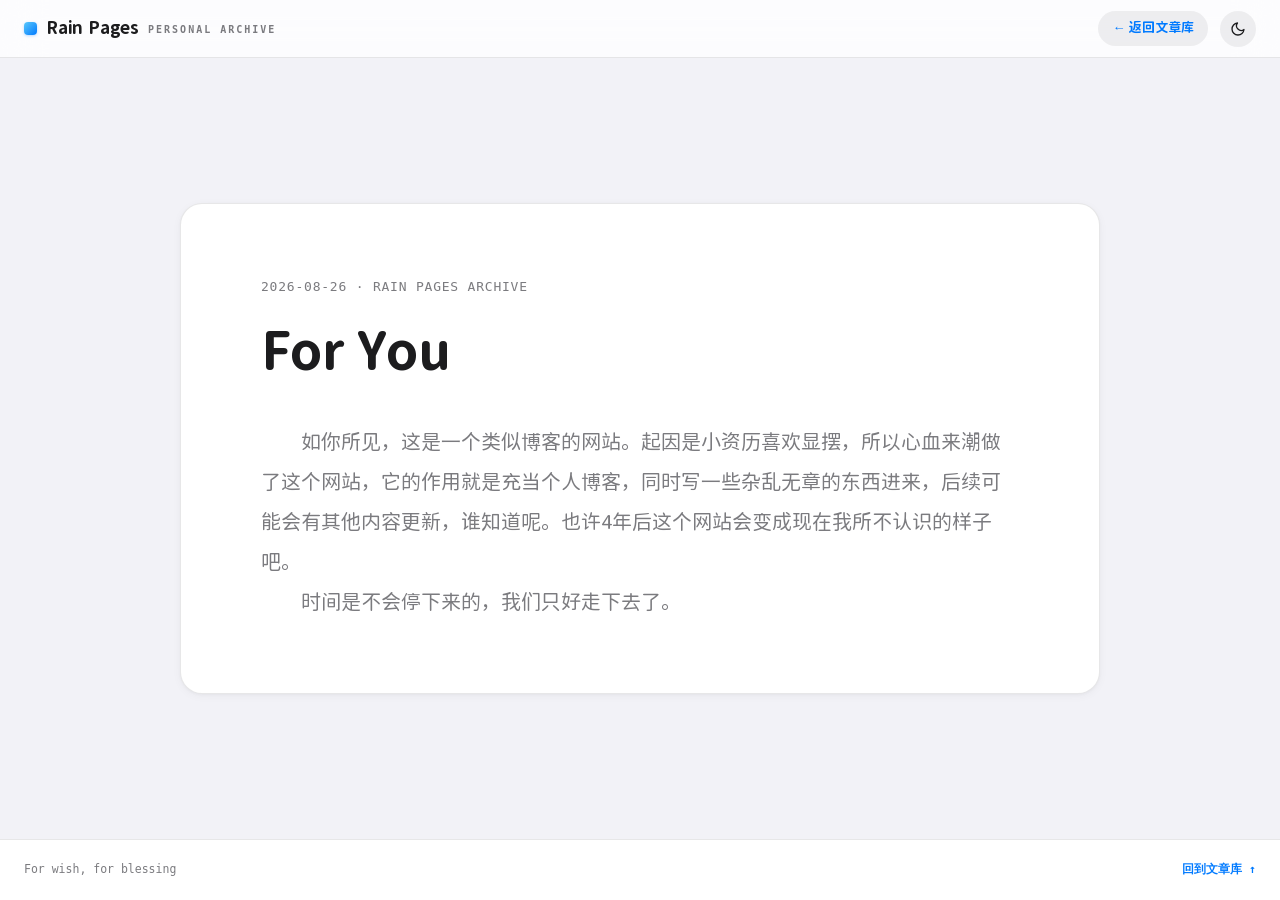
<file: 2026/For You/index.html>
<!doctype html>
<html lang="zh-CN">
<head>
  <meta charset="UTF-8" />
  <meta name="viewport" content="width=device-width, initial-scale=1.0" />
  <meta name="description" content="For You · Rain Pages 个人文章" />
  <title>For You · Rain Pages</title>
  <script>try { if (localStorage.getItem('rainpages.theme.v1') === 'dark') document.documentElement.classList.add('dark'); } catch (e) {}</script>

  <link rel="icon" href="data:image/svg+xml,%3Csvg xmlns='http://www.w3.org/2000/svg' viewBox='0 0 100 100'%3E%3Cdefs%3E%3ClinearGradient id='g' x1='0' y1='0' x2='0' y2='1'%3E%3Cstop offset='0' stop-color='%23bfdbfe'/%3E%3Cstop offset='1' stop-color='%233b82f6'/%3E%3C/linearGradient%3E%3C/defs%3E%3Cg fill='url(%23g)'%3E%3Cpath d='M50 4C34 24 18 42 18 62a32 32 0 0 0 64 0C82 42 66 24 50 4z' transform='translate(7 13) scale(.62)'/%3E%3Cpath d='M50 4C34 24 18 42 18 62a32 32 0 0 0 64 0C82 42 66 24 50 4z' transform='translate(56 55) scale(.42)'/%3E%3Cpath d='M50 4C34 24 18 42 18 62a32 32 0 0 0 64 0C82 42 66 24 50 4z' transform='translate(68 18) scale(.26)'/%3E%3C/g%3E%3Cellipse cx='30' cy='46' rx='4.5' ry='7' fill='%23ffffff' opacity='0.35'/%3E%3C/svg%3E" />
  <style>
    :root {
      color-scheme: light;
      --bg: #f2f2f7;
      --panel: #ffffff;
      --panel-glass: rgba(255, 255, 255, 0.78);
      --ink: #1c1c1e;
      --muted: rgba(60, 60, 67, 0.68);
      --faint: rgba(60, 60, 67, 0.38);
      --line: rgba(60, 60, 67, 0.12);
      --fill: rgba(120, 120, 128, 0.12);
      --fill-hover: rgba(120, 120, 128, 0.18);
      --accent: #007aff;
      --sans: "Chill Round Gothic", -apple-system, BlinkMacSystemFont, "SF Pro Text", "SF Pro Rounded", "PingFang SC", "Hiragino Sans GB", "Microsoft YaHei", "Noto Sans SC", "Apple Color Emoji", "Segoe UI Emoji", sans-serif;
      --serif: Georgia, "Chill Round Gothic", "Noto Serif SC", "Songti SC", "STSong", SimSun, serif;
      --mono: ui-monospace, "SF Mono", "Cascadia Code", Consolas, monospace;
      --shadow: 0 2px 10px rgba(0, 0, 0, .04), 0 1px 3px rgba(0, 0, 0, .03);
    }
    /* 夜间模式（与主页一致：iOS Dark Mode） */
    html.dark {
      color-scheme: dark;
      --bg: #000000;
      --panel: #1c1c1e;
      --panel-glass: rgba(28, 28, 30, 0.78);
      --ink: #ffffff;
      --muted: rgba(235, 235, 245, 0.68);
      --faint: rgba(235, 235, 245, 0.38);
      --line: rgba(84, 84, 88, 0.48);
      --fill: rgba(120, 120, 128, 0.24);
      --fill-hover: rgba(120, 120, 128, 0.34);
      --accent: #0a84ff;
      --shadow: 0 2px 12px rgba(0, 0, 0, .35), 0 1px 3px rgba(0, 0, 0, .25);
    }
    * { box-sizing: border-box; }
    html { height: 100%; }
    body {
      margin: 0;
      min-height: 100%;
      display: flex;
      flex-direction: column;
      background: var(--bg);
      color: var(--ink);
      font-family: var(--sans);
      font-size: 15px;
      line-height: 1.7;
      -webkit-font-smoothing: antialiased;
      -moz-osx-font-smoothing: grayscale;
    }
    a { color: inherit; }

    .topbar {
      position: sticky;
      top: 0;
      z-index: 20;
      flex: none;
      height: 58px;
      display: flex;
      align-items: center;
      justify-content: space-between;
      padding: 0 24px;
      background: var(--panel-glass);
      backdrop-filter: saturate(180%) blur(20px);
      -webkit-backdrop-filter: saturate(180%) blur(20px);
      border-bottom: 1px solid var(--line);
    }
    .brand {
      display: flex;
      align-items: center;
      gap: 9px;
      text-decoration: none;
      font-weight: 700;
      font-size: 17px;
      letter-spacing: -.01em;
    }
    .brand-dot {
      width: 13px;
      height: 13px;
      border-radius: 4px;
      background: linear-gradient(135deg, #5ac8fa, var(--accent));
      box-shadow: 0 1px 3px rgba(0, 122, 255, .28);
    }
    .brand-sub {
      font-family: var(--mono);
      font-size: 10px;
      letter-spacing: .2em;
      color: var(--muted);
      margin-top: 2px;
    }
    .topbar-right { display: flex; align-items: center; gap: 12px; }
    .theme-btn {
      display: inline-flex;
      align-items: center;
      justify-content: center;
      width: 36px;
      height: 36px;
      padding: 0;
      border: 1px solid transparent;
      border-radius: 999px;
      background: var(--fill);
      color: var(--ink);
      cursor: pointer;
      transition: background .15s, color .15s, transform .18s cubic-bezier(0.25, 1, 0.5, 1);
    }
    .theme-btn:hover { background: var(--fill-hover); color: var(--accent); }
    .theme-btn:active { transform: scale(0.92); }
    .theme-icon { width: 16px; height: 16px; }
    .theme-btn .theme-icon-sun { display: none; }
    html.dark .theme-btn .theme-icon-sun { display: block; }
    html.dark .theme-btn .theme-icon-moon { display: none; }
    .back-link {
      font-family: var(--sans);
      font-size: 13px;
      font-weight: 600;
      color: var(--accent);
      padding: 6px 14px;
      border-radius: 999px;
      background: var(--fill);
      text-decoration: none;
      transition: background .15s, transform .18s cubic-bezier(0.25, 1, 0.5, 1);
    }
    .back-link:hover { background: var(--fill-hover); }
    .back-link:active { transform: scale(0.95); }

    /* 内容区占满剩余可视高度，卡片垂直居中 */
    main {
      flex: 1;
      display: flex;
      align-items: center;
      justify-content: center;
      padding: 40px 20px;
    }
    article {
      width: 100%;
      max-width: 920px;
      padding: 72px 80px;
      background: var(--panel);
      border: 1px solid var(--line);
      border-radius: 22px;
      box-shadow: var(--shadow);
    }
    .meta {
      font-family: var(--mono);
      font-size: 13px;
      color: var(--muted);
      letter-spacing: .06em;
    }
    h1 {
      margin: 20px 0 38px;
      font-family: var(--serif);
      font-size: 52px;
      line-height: 1.25;
      letter-spacing: -.01em;
    }
    .body {
      font-family: var(--serif);
      font-size: 20px;
      line-height: 2;
      color: var(--muted);
    }
    .body p { margin: 0; text-indent: 2em; }   /* 自然段首行缩进两字符 */

    /* 页脚固定在可视区域底部 */
    footer {
      flex: none;
      width: 100%;
      padding: 20px 24px;
      background: var(--panel);
      border-top: 1px solid var(--line);
      display: flex;
      justify-content: space-between;
      gap: 16px;
      font-family: var(--mono);
      font-size: 11.5px;
      color: var(--muted);
    }
    footer a { color: var(--accent); text-decoration: none; font-weight: 600; }
    footer a:hover { text-decoration: underline; }

    @media (max-width: 640px) {
      .topbar { padding: 0 14px; }
      .brand-sub { display: none; }
      article { padding: 32px 22px; border-radius: 18px; }
      h1 { font-size: 34px; }
      .body { font-size: 17px; }
      footer { flex-direction: column; gap: 8px; }
    }
  </style>
  <!-- 圆润字体（Chill 圆体，本地自托管） -->
  <link rel="stylesheet" href="../../src/fonts.css?v=1.3.0" />
</head>
<body>
  <header class="topbar">
    <a class="brand" href="../../index.html">
      <span class="brand-dot"></span>
      <span>Rain Pages</span>
      <span class="brand-sub">PERSONAL ARCHIVE</span>
    </a>
    <div class="topbar-right">
      <a class="back-link" href="../../index.html">← 返回文章库</a>
      <button class="theme-btn" id="themeBtn" type="button" title="切换夜间模式" aria-label="切换夜间模式">
        <svg class="theme-icon theme-icon-moon" viewBox="0 0 24 24" aria-hidden="true" fill="none" stroke="currentColor" stroke-width="2" stroke-linecap="round" stroke-linejoin="round"><path d="M21 12.79A9 9 0 1 1 11.21 3 7 7 0 0 0 21 12.79z"/></svg>
        <svg class="theme-icon theme-icon-sun" viewBox="0 0 24 24" aria-hidden="true" fill="none" stroke="currentColor" stroke-width="2" stroke-linecap="round" stroke-linejoin="round"><circle cx="12" cy="12" r="4"/><path d="M12 2v2M12 20v2M4.93 4.93l1.41 1.41M17.66 17.66l1.41 1.41M2 12h2M20 12h2M4.93 19.07l1.41-1.41M17.66 6.34l1.41-1.41"/></svg>
      </button>
    </div>
  </header>

  <main>
    <article>
      <div class="meta">2026-08-26 · RAIN PAGES ARCHIVE</div>
      <h1>For You</h1>
      <div class="body">
        <p>如你所见，这是一个类似博客的网站。起因是小资历喜欢显摆，所以心血来潮做了这个网站，它的作用就是充当个人博客，同时写一些杂乱无章的东西进来，后续可能会有其他内容更新，谁知道呢。也许4年后这个网站会变成现在我所不认识的样子吧。</p>
        <p>时间是不会停下来的，我们只好走下去了。</p>
      </div>
    </article>
  </main>

  <footer>
    <span>For wish, for blessing</span>
    <a href="../../index.html">回到文章库 ↑</a>
  </footer>
  <script>
    (function () {
      var btn = document.getElementById('themeBtn');
      if (!btn) return;
      function sync() {
        var dark = document.documentElement.classList.contains('dark');
        var tip = dark ? '切换白天模式' : '切换夜间模式';
        btn.title = tip;
        btn.setAttribute('aria-label', tip);
      }
      sync();
      btn.addEventListener('click', function () {
        var dark = !document.documentElement.classList.contains('dark');
        document.documentElement.classList.toggle('dark', dark);
        try { localStorage.setItem('rainpages.theme.v1', dark ? 'dark' : 'light'); } catch (e) {}
        sync();
      });
    })();
  </script>
</body>
</html>
</file>
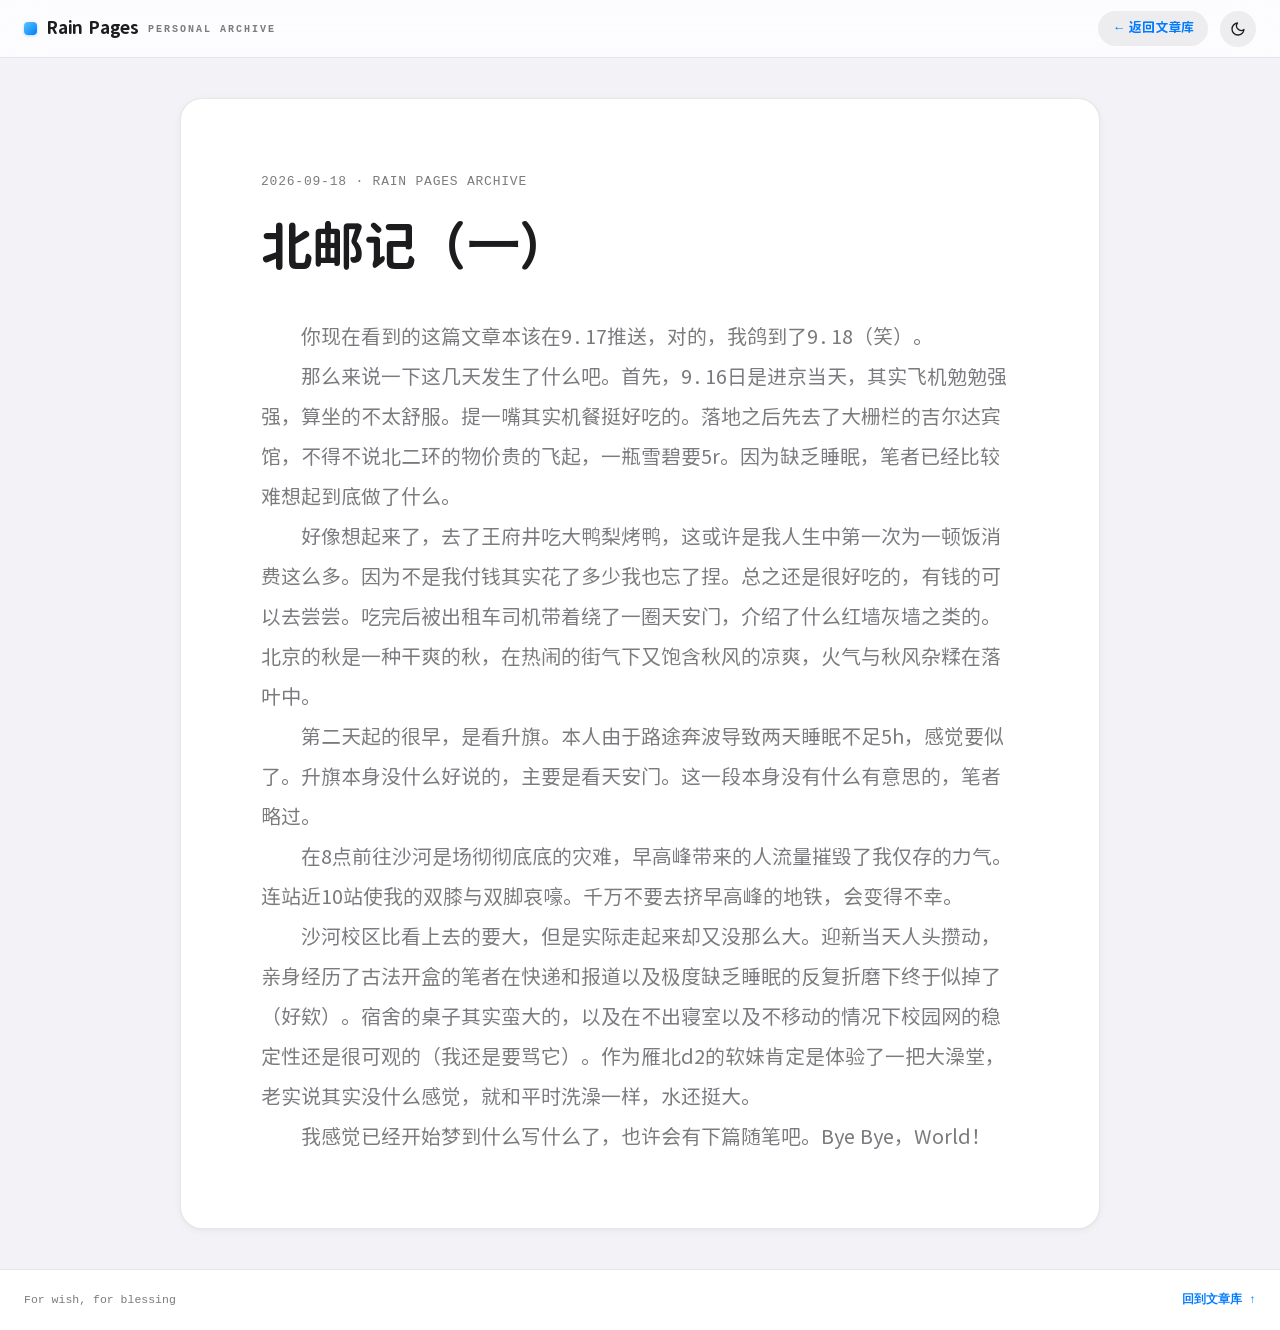
<file: 2026/北邮记（一）/index.html>
<!doctype html>
<html lang="zh-CN">
<head>
  <meta charset="UTF-8" />
  <meta name="viewport" content="width=device-width, initial-scale=1.0" />
  <meta name="description" content="北邮记（一） · 初到北京与北邮 · Rain Pages 个人文章" />
  <title>北邮记（一） · Rain Pages</title>
  <script>try { if (localStorage.getItem('rainpages.theme.v1') === 'dark') document.documentElement.classList.add('dark'); } catch (e) {}</script>

  <link rel="icon" href="data:image/svg+xml,%3Csvg xmlns='http://www.w3.org/2000/svg' viewBox='0 0 100 100'%3E%3Cdefs%3E%3ClinearGradient id='g' x1='0' y1='0' x2='0' y2='1'%3E%3Cstop offset='0' stop-color='%23bfdbfe'/%3E%3Cstop offset='1' stop-color='%233b82f6'/%3E%3C/linearGradient%3E%3C/defs%3E%3Cg fill='url(%23g)'%3E%3Cpath d='M50 4C34 24 18 42 18 62a32 32 0 0 0 64 0C82 42 66 24 50 4z' transform='translate(7 13) scale(.62)'/%3E%3Cpath d='M50 4C34 24 18 42 18 62a32 32 0 0 0 64 0C82 42 66 24 50 4z' transform='translate(56 55) scale(.42)'/%3E%3Cpath d='M50 4C34 24 18 42 18 62a32 32 0 0 0 64 0C82 42 66 24 50 4z' transform='translate(68 18) scale(.26)'/%3E%3C/g%3E%3Cellipse cx='30' cy='46' rx='4.5' ry='7' fill='%23ffffff' opacity='0.35'/%3E%3C/svg%3E" />
  <style>
    :root {
      color-scheme: light;
      --bg: #f2f2f7;
      --panel: #ffffff;
      --panel-glass: rgba(255, 255, 255, 0.78);
      --ink: #1c1c1e;
      --muted: rgba(60, 60, 67, 0.68);
      --faint: rgba(60, 60, 67, 0.38);
      --line: rgba(60, 60, 67, 0.12);
      --fill: rgba(120, 120, 128, 0.12);
      --fill-hover: rgba(120, 120, 128, 0.18);
      --accent: #007aff;
      --sans: "Chill Round Gothic", -apple-system, BlinkMacSystemFont, "SF Pro Text", "SF Pro Rounded", "PingFang SC", "Hiragino Sans GB", "Microsoft YaHei", "Noto Sans SC", "Apple Color Emoji", "Segoe UI Emoji", sans-serif;
      --serif: Georgia, "Chill Round Gothic", "Noto Serif SC", "Songti SC", "STSong", SimSun, serif;
      --mono: ui-monospace, "SF Mono", "Cascadia Code", Consolas, monospace;
      --shadow: 0 2px 10px rgba(0, 0, 0, .04), 0 1px 3px rgba(0, 0, 0, .03);
    }
    /* 夜间模式（与主页一致：iOS Dark Mode） */
    html.dark {
      color-scheme: dark;
      --bg: #000000;
      --panel: #1c1c1e;
      --panel-glass: rgba(28, 28, 30, 0.78);
      --ink: #ffffff;
      --muted: rgba(235, 235, 245, 0.68);
      --faint: rgba(235, 235, 245, 0.38);
      --line: rgba(84, 84, 88, 0.48);
      --fill: rgba(120, 120, 128, 0.24);
      --fill-hover: rgba(120, 120, 128, 0.34);
      --accent: #0a84ff;
      --shadow: 0 2px 12px rgba(0, 0, 0, .35), 0 1px 3px rgba(0, 0, 0, .25);
    }
    * { box-sizing: border-box; }
    html { height: 100%; }
    body {
      margin: 0;
      min-height: 100%;
      display: flex;
      flex-direction: column;
      background: var(--bg);
      color: var(--ink);
      font-family: var(--sans);
      font-size: 15px;
      line-height: 1.7;
      -webkit-font-smoothing: antialiased;
      -moz-osx-font-smoothing: grayscale;
    }
    a { color: inherit; }

    .topbar {
      position: sticky;
      top: 0;
      z-index: 20;
      flex: none;
      height: 58px;
      display: flex;
      align-items: center;
      justify-content: space-between;
      padding: 0 24px;
      background: var(--panel-glass);
      backdrop-filter: saturate(180%) blur(20px);
      -webkit-backdrop-filter: saturate(180%) blur(20px);
      border-bottom: 1px solid var(--line);
    }
    .brand {
      display: flex;
      align-items: center;
      gap: 9px;
      text-decoration: none;
      font-weight: 700;
      font-size: 17px;
      letter-spacing: -.01em;
    }
    .brand-dot {
      width: 13px;
      height: 13px;
      border-radius: 4px;
      background: linear-gradient(135deg, #5ac8fa, var(--accent));
      box-shadow: 0 1px 3px rgba(0, 122, 255, .28);
    }
    .brand-sub {
      font-family: var(--mono);
      font-size: 10px;
      letter-spacing: .2em;
      color: var(--muted);
      margin-top: 2px;
    }
    .topbar-right { display: flex; align-items: center; gap: 12px; }
    .theme-btn {
      display: inline-flex;
      align-items: center;
      justify-content: center;
      width: 36px;
      height: 36px;
      padding: 0;
      border: 1px solid transparent;
      border-radius: 999px;
      background: var(--fill);
      color: var(--ink);
      cursor: pointer;
      transition: background .15s, color .15s, transform .18s cubic-bezier(0.25, 1, 0.5, 1);
    }
    .theme-btn:hover { background: var(--fill-hover); color: var(--accent); }
    .theme-btn:active { transform: scale(0.92); }
    .theme-icon { width: 16px; height: 16px; }
    .theme-btn .theme-icon-sun { display: none; }
    html.dark .theme-btn .theme-icon-sun { display: block; }
    html.dark .theme-btn .theme-icon-moon { display: none; }
    .back-link {
      font-family: var(--sans);
      font-size: 13px;
      font-weight: 600;
      color: var(--accent);
      padding: 6px 14px;
      border-radius: 999px;
      background: var(--fill);
      text-decoration: none;
      transition: background .15s, transform .18s cubic-bezier(0.25, 1, 0.5, 1);
    }
    .back-link:hover { background: var(--fill-hover); }
    .back-link:active { transform: scale(0.95); }

    /* 内容区占满剩余可视高度，卡片垂直居中 */
    main {
      flex: 1;
      display: flex;
      align-items: center;
      justify-content: center;
      padding: 40px 20px;
    }
    article {
      width: 100%;
      max-width: 920px;
      padding: 72px 80px;
      background: var(--panel);
      border: 1px solid var(--line);
      border-radius: 22px;
      box-shadow: var(--shadow);
    }
    .meta {
      font-family: var(--mono);
      font-size: 13px;
      color: var(--muted);
      letter-spacing: .06em;
    }
    h1 {
      margin: 20px 0 38px;
      font-family: var(--serif);
      font-size: 52px;
      line-height: 1.25;
      letter-spacing: -.01em;
    }
    .body {
      font-family: var(--serif);
      font-size: 20px;
      line-height: 2;
      color: var(--muted);
    }
    .body p { margin: 0; text-indent: 2em; }   /* 自然段首行缩进两字符 */

    /* 页脚固定在可视区域底部 */
    footer {
      flex: none;
      width: 100%;
      padding: 20px 24px;
      background: var(--panel);
      border-top: 1px solid var(--line);
      display: flex;
      justify-content: space-between;
      gap: 16px;
      font-family: var(--mono);
      font-size: 11.5px;
      color: var(--muted);
    }
    footer a { color: var(--accent); text-decoration: none; font-weight: 600; }
    footer a:hover { text-decoration: underline; }

    @media (max-width: 640px) {
      .topbar { padding: 0 14px; }
      .brand-sub { display: none; }
      article { padding: 32px 22px; border-radius: 18px; }
      h1 { font-size: 34px; }
      .body { font-size: 17px; }
      footer { flex-direction: column; gap: 8px; }
    }
  </style>
  <!-- 圆润字体（Chill 圆体，本地自托管） -->
  <link rel="stylesheet" href="../../src/fonts.css?v=1.3.0" />
</head>
<body>
  <header class="topbar">
    <a class="brand" href="../../index.html">
      <span class="brand-dot"></span>
      <span>Rain Pages</span>
      <span class="brand-sub">PERSONAL ARCHIVE</span>
    </a>
    <div class="topbar-right">
      <a class="back-link" href="../../index.html">← 返回文章库</a>
      <button class="theme-btn" id="themeBtn" type="button" title="切换夜间模式" aria-label="切换夜间模式">
        <svg class="theme-icon theme-icon-moon" viewBox="0 0 24 24" aria-hidden="true" fill="none" stroke="currentColor" stroke-width="2" stroke-linecap="round" stroke-linejoin="round"><path d="M21 12.79A9 9 0 1 1 11.21 3 7 7 0 0 0 21 12.79z"/></svg>
        <svg class="theme-icon theme-icon-sun" viewBox="0 0 24 24" aria-hidden="true" fill="none" stroke="currentColor" stroke-width="2" stroke-linecap="round" stroke-linejoin="round"><circle cx="12" cy="12" r="4"/><path d="M12 2v2M12 20v2M4.93 4.93l1.41 1.41M17.66 17.66l1.41 1.41M2 12h2M20 12h2M4.93 19.07l1.41-1.41M17.66 6.34l1.41-1.41"/></svg>
      </button>
    </div>
  </header>

  <main>
    <article>
      <div class="meta">2026-09-18 · RAIN PAGES ARCHIVE</div>
      <h1>北邮记（一）</h1>
      <div class="body">
        <p>你现在看到的这篇文章本该在9.17推送，对的，我鸽到了9.18（笑）。</p>
        <p>那么来说一下这几天发生了什么吧。首先，9.16日是进京当天，其实飞机勉勉强强，算坐的不太舒服。提一嘴其实机餐挺好吃的。落地之后先去了大栅栏的吉尔达宾馆，不得不说北二环的物价贵的飞起，一瓶雪碧要5r。因为缺乏睡眠，笔者已经比较难想起到底做了什么。</p>
        <p>好像想起来了，去了王府井吃大鸭梨烤鸭，这或许是我人生中第一次为一顿饭消费这么多。因为不是我付钱其实花了多少我也忘了捏。总之还是很好吃的，有钱的可以去尝尝。吃完后被出租车司机带着绕了一圈天安门，介绍了什么红墙灰墙之类的。北京的秋是一种干爽的秋，在热闹的街气下又饱含秋风的凉爽，火气与秋风杂糅在落叶中。</p>
        <p>第二天起的很早，是看升旗。本人由于路途奔波导致两天睡眠不足5h，感觉要似了。升旗本身没什么好说的，主要是看天安门。这一段本身没有什么有意思的，笔者略过。</p>
        <p>在8点前往沙河是场彻彻底底的灾难，早高峰带来的人流量摧毁了我仅存的力气。连站近10站使我的双膝与双脚哀嚎。千万不要去挤早高峰的地铁，会变得不幸。</p>
        <p>沙河校区比看上去的要大，但是实际走起来却又没那么大。迎新当天人头攒动，亲身经历了古法开盒的笔者在快递和报道以及极度缺乏睡眠的反复折磨下终于似掉了（好欸）。宿舍的桌子其实蛮大的，以及在不出寝室以及不移动的情况下校园网的稳定性还是很可观的（我还是要骂它）。作为雁北d2的软妹肯定是体验了一把大澡堂，老实说其实没什么感觉，就和平时洗澡一样，水还挺大。</p>
        <p>我感觉已经开始梦到什么写什么了，也许会有下篇随笔吧。Bye Bye，World！</p>
      </div>
    </article>
  </main>

  <footer>
    <span>For wish, for blessing</span>
    <a href="../../index.html">回到文章库 ↑</a>
  </footer>
  <script>
    (function () {
      var btn = document.getElementById('themeBtn');
      if (!btn) return;
      function sync() {
        var dark = document.documentElement.classList.contains('dark');
        var tip = dark ? '切换白天模式' : '切换夜间模式';
        btn.title = tip;
        btn.setAttribute('aria-label', tip);
      }
      sync();
      btn.addEventListener('click', function () {
        var dark = !document.documentElement.classList.contains('dark');
        document.documentElement.classList.toggle('dark', dark);
        try { localStorage.setItem('rainpages.theme.v1', dark ? 'dark' : 'light'); } catch (e) {}
        sync();
      });
    })();
  </script>
</body>
</html>
</file>
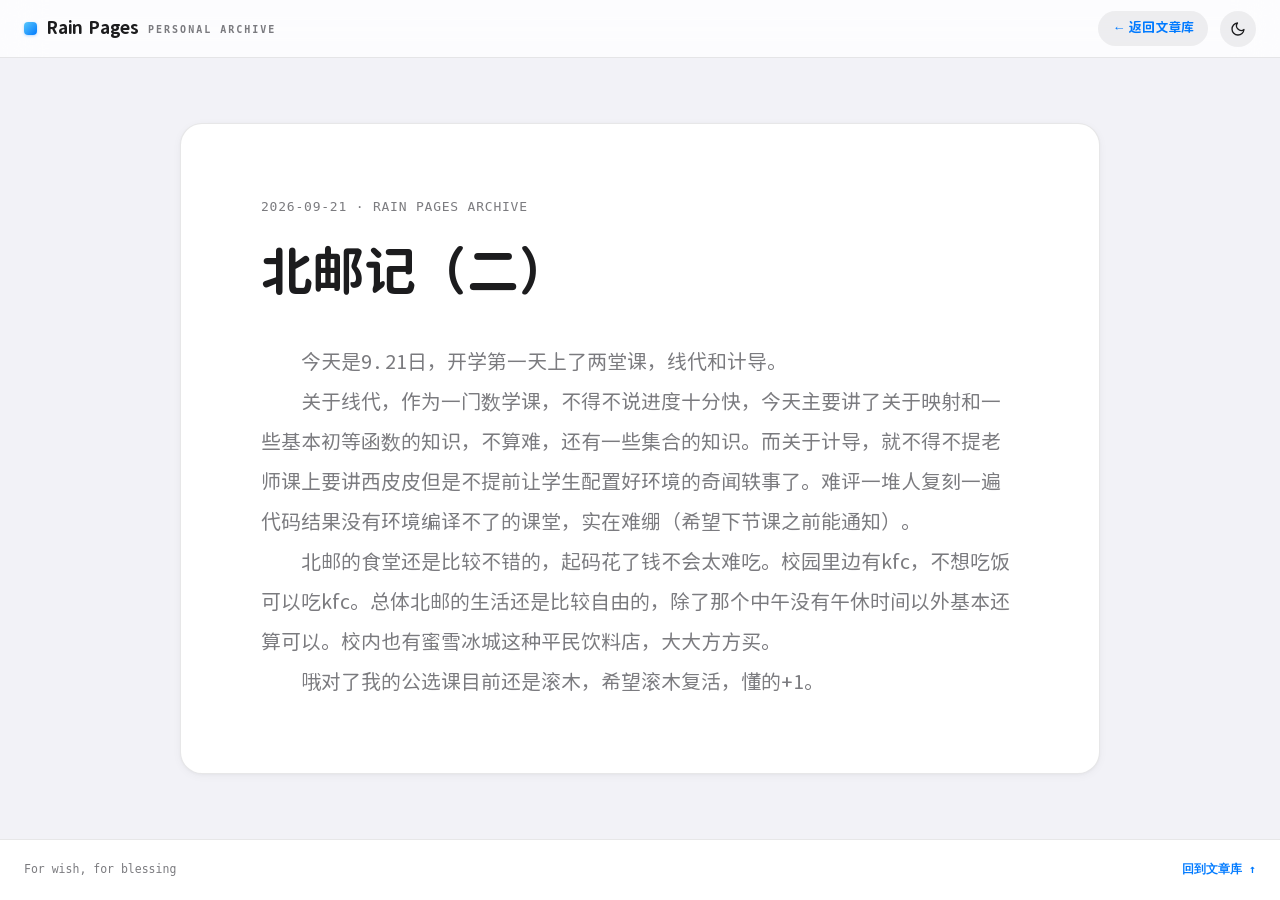
<file: 2026/北邮记（二）/index.html>
<!doctype html>
<html lang="zh-CN" data-page-node-id="gaKJBFBrDZounwBO1sZmaO">
<head data-page-node-id="p41TcLsOdQUWhINMT1hqLE">
  <meta charset="UTF-8" data-page-node-id="bMC5LsaG0Wm53kiKxru7D1" />
  <meta name="viewport" content="width=device-width, initial-scale=1.0" data-page-node-id="rO2Hq3cUYTvhayuWApe5bn" />
  <meta name="description" content="北邮记（二） · 北邮初期生活 · Rain Pages 个人文章" data-page-node-id="F7q1dDkzXoulMMc5iqFZvY" />
  <title>北邮记（二） · Rain Pages</title>
  <script>try { if (localStorage.getItem('rainpages.theme.v1') === 'dark') document.documentElement.classList.add('dark'); } catch (e) {}</script>

  <link rel="icon" href="data:image/svg+xml,%3Csvg xmlns='http://www.w3.org/2000/svg' viewBox='0 0 100 100'%3E%3Cdefs%3E%3ClinearGradient id='g' x1='0' y1='0' x2='0' y2='1'%3E%3Cstop offset='0' stop-color='%23bfdbfe'/%3E%3Cstop offset='1' stop-color='%233b82f6'/%3E%3C/linearGradient%3E%3C/defs%3E%3Cg fill='url(%23g)'%3E%3Cpath d='M50 4C34 24 18 42 18 62a32 32 0 0 0 64 0C82 42 66 24 50 4z' transform='translate(7 13) scale(.62)'/%3E%3Cpath d='M50 4C34 24 18 42 18 62a32 32 0 0 0 64 0C82 42 66 24 50 4z' transform='translate(56 55) scale(.42)'/%3E%3Cpath d='M50 4C34 24 18 42 18 62a32 32 0 0 0 64 0C82 42 66 24 50 4z' transform='translate(68 18) scale(.26)'/%3E%3C/g%3E%3Cellipse cx='30' cy='46' rx='4.5' ry='7' fill='%23ffffff' opacity='0.35'/%3E%3C/svg%3E" data-page-node-id="sVQFCCvYKlkAPDcA9aDBEI" />
  <style>
    :root {
      color-scheme: light;
      --bg: #f2f2f7;
      --panel: #ffffff;
      --panel-glass: rgba(255, 255, 255, 0.78);
      --ink: #1c1c1e;
      --muted: rgba(60, 60, 67, 0.68);
      --faint: rgba(60, 60, 67, 0.38);
      --line: rgba(60, 60, 67, 0.12);
      --fill: rgba(120, 120, 128, 0.12);
      --fill-hover: rgba(120, 120, 128, 0.18);
      --accent: #007aff;
      --sans: "Chill Round Gothic", -apple-system, BlinkMacSystemFont, "SF Pro Text", "SF Pro Rounded", "PingFang SC", "Hiragino Sans GB", "Microsoft YaHei", "Noto Sans SC", "Apple Color Emoji", "Segoe UI Emoji", sans-serif;
      --serif: Georgia, "Chill Round Gothic", "Noto Serif SC", "Songti SC", "STSong", SimSun, serif;
      --mono: ui-monospace, "SF Mono", "Cascadia Code", Consolas, monospace;
      --shadow: 0 2px 10px rgba(0, 0, 0, .04), 0 1px 3px rgba(0, 0, 0, .03);
    }
    /* 夜间模式（与主页一致：iOS Dark Mode） */
    html.dark {
      color-scheme: dark;
      --bg: #000000;
      --panel: #1c1c1e;
      --panel-glass: rgba(28, 28, 30, 0.78);
      --ink: #ffffff;
      --muted: rgba(235, 235, 245, 0.68);
      --faint: rgba(235, 235, 245, 0.38);
      --line: rgba(84, 84, 88, 0.48);
      --fill: rgba(120, 120, 128, 0.24);
      --fill-hover: rgba(120, 120, 128, 0.34);
      --accent: #0a84ff;
      --shadow: 0 2px 12px rgba(0, 0, 0, .35), 0 1px 3px rgba(0, 0, 0, .25);
    }
    * { box-sizing: border-box; }
    html { height: 100%; }
    body {
      margin: 0;
      min-height: 100%;
      display: flex;
      flex-direction: column;
      background: var(--bg);
      color: var(--ink);
      font-family: var(--sans);
      font-size: 15px;
      line-height: 1.7;
      -webkit-font-smoothing: antialiased;
      -moz-osx-font-smoothing: grayscale;
    }
    a { color: inherit; }

    .topbar {
      position: sticky;
      top: 0;
      z-index: 20;
      flex: none;
      height: 58px;
      display: flex;
      align-items: center;
      justify-content: space-between;
      padding: 0 24px;
      background: var(--panel-glass);
      backdrop-filter: saturate(180%) blur(20px);
      -webkit-backdrop-filter: saturate(180%) blur(20px);
      border-bottom: 1px solid var(--line);
    }
    .brand {
      display: flex;
      align-items: center;
      gap: 9px;
      text-decoration: none;
      font-weight: 700;
      font-size: 17px;
      letter-spacing: -.01em;
    }
    .brand-dot {
      width: 13px;
      height: 13px;
      border-radius: 4px;
      background: linear-gradient(135deg, #5ac8fa, var(--accent));
      box-shadow: 0 1px 3px rgba(0, 122, 255, .28);
    }
    .brand-sub {
      font-family: var(--mono);
      font-size: 10px;
      letter-spacing: .2em;
      color: var(--muted);
      margin-top: 2px;
    }
    .topbar-right { display: flex; align-items: center; gap: 12px; }
    .theme-btn {
      display: inline-flex;
      align-items: center;
      justify-content: center;
      width: 36px;
      height: 36px;
      padding: 0;
      border: 1px solid transparent;
      border-radius: 999px;
      background: var(--fill);
      color: var(--ink);
      cursor: pointer;
      transition: background .15s, color .15s, transform .18s cubic-bezier(0.25, 1, 0.5, 1);
    }
    .theme-btn:hover { background: var(--fill-hover); color: var(--accent); }
    .theme-btn:active { transform: scale(0.92); }
    .theme-icon { width: 16px; height: 16px; }
    .theme-btn .theme-icon-sun { display: none; }
    html.dark .theme-btn .theme-icon-sun { display: block; }
    html.dark .theme-btn .theme-icon-moon { display: none; }
    .back-link {
      font-family: var(--sans);
      font-size: 13px;
      font-weight: 600;
      color: var(--accent);
      padding: 6px 14px;
      border-radius: 999px;
      background: var(--fill);
      text-decoration: none;
      transition: background .15s, transform .18s cubic-bezier(0.25, 1, 0.5, 1);
    }
    .back-link:hover { background: var(--fill-hover); }
    .back-link:active { transform: scale(0.95); }

    /* 内容区占满剩余可视高度，卡片垂直居中 */
    main {
      flex: 1;
      display: flex;
      align-items: center;
      justify-content: center;
      padding: 40px 20px;
    }
    article {
      width: 100%;
      max-width: 920px;
      padding: 72px 80px;
      background: var(--panel);
      border: 1px solid var(--line);
      border-radius: 22px;
      box-shadow: var(--shadow);
    }
    .meta {
      font-family: var(--mono);
      font-size: 13px;
      color: var(--muted);
      letter-spacing: .06em;
    }
    h1 {
      margin: 20px 0 38px;
      font-family: var(--serif);
      font-size: 52px;
      line-height: 1.25;
      letter-spacing: -.01em;
    }
    .body {
      font-family: var(--serif);
      font-size: 20px;
      line-height: 2;
      color: var(--muted);
    }
    .body p { margin: 0; text-indent: 2em; }   /* 自然段首行缩进两字符 */

    /* 页脚固定在可视区域底部 */
    footer {
      flex: none;
      width: 100%;
      padding: 20px 24px;
      background: var(--panel);
      border-top: 1px solid var(--line);
      display: flex;
      justify-content: space-between;
      gap: 16px;
      font-family: var(--mono);
      font-size: 11.5px;
      color: var(--muted);
    }
    footer a { color: var(--accent); text-decoration: none; font-weight: 600; }
    footer a:hover { text-decoration: underline; }

    @media (max-width: 640px) {
      .topbar { padding: 0 14px; }
      .brand-sub { display: none; }
      article { padding: 32px 22px; border-radius: 18px; }
      h1 { font-size: 34px; }
      .body { font-size: 17px; }
      footer { flex-direction: column; gap: 8px; }
    }
  </style>
  <!-- 圆润字体（Chill 圆体，本地自托管） -->
  <link rel="stylesheet" href="../../src/fonts.css?v=1.3.0" />
</head>
<body data-page-node-id="VwAY9Ox1xSwmFTFbqjk81X">
  <header class="topbar" data-page-node-id="5XgA4Ezfo1LEQeuYdCmATD">
    <a class="brand" href="../../index.html" data-page-node-id="OVlORRTzIt6KjyQ7A8VRLg">
      <span class="brand-dot" data-page-node-id="1tTO0MIgK8aBi1vpHVClSC"></span>
      <span data-page-node-id="aPcZRyrT62Cqz10YCt7kbA">Rain Pages</span>
      <span class="brand-sub" data-page-node-id="rYQYQ4EWXySqBD5wZdNnVy">PERSONAL ARCHIVE</span>
    </a>
    <div class="topbar-right" data-page-node-id="hUEXBrpH4ZBGtWIfy6jQjT">
      <a class="back-link" href="../../index.html" data-page-node-id="hnuYEZMsgOOPrbD4gfUXAX">← 返回文章库</a>
      <button class="theme-btn" id="themeBtn" type="button" title="切换夜间模式" aria-label="切换夜间模式" data-page-node-id="AVpSzqQSuwJBGdHSdgK1VM">
        <svg class="theme-icon theme-icon-moon" viewBox="0 0 24 24" aria-hidden="true" fill="none" stroke="currentColor" stroke-width="2" stroke-linecap="round" stroke-linejoin="round" data-page-node-id="fOApBw3YhqGrhGE7SWd495"><path d="M21 12.79A9 9 0 1 1 11.21 3 7 7 0 0 0 21 12.79z" data-page-node-id="IuI41j908doGwmDqCqWYhC"/></svg>
        <svg class="theme-icon theme-icon-sun" viewBox="0 0 24 24" aria-hidden="true" fill="none" stroke="currentColor" stroke-width="2" stroke-linecap="round" stroke-linejoin="round" data-page-node-id="PTjDlCQtjxhAkTjA9nIZRS"><circle cx="12" cy="12" r="4" data-page-node-id="YdM41sUhmAm2lSYusbxkY1"/><path d="M12 2v2M12 20v2M4.93 4.93l1.41 1.41M17.66 17.66l1.41 1.41M2 12h2M20 12h2M4.93 19.07l1.41-1.41M17.66 6.34l1.41-1.41" data-page-node-id="p0uIfP3ToG9IeE5WLD2d8r"/></svg>
      </button>
    </div>
  </header>

  <main data-page-node-id="takdpbS0rBqUR0XFLsqM5q">
    <article data-page-node-id="qSRa1IJiTQeqhw8ETvEa4L">
      <div class="meta" data-page-node-id="JyGlkxH9lId3ThQ4zFsPJT">2026-09-21 · RAIN PAGES ARCHIVE</div>
      <h1 data-page-node-id="EtmD295EujBFgwHPt5fhgu">北邮记（二）</h1>
      <div class="body" data-page-node-id="SX2aH48RfhhfDsMwGo4RNc">
        <p data-page-node-id="BmhMTQHjdEmGYRbNAatrK1">今天是9.21日，开学第一天上了两堂课，线代和计导。</p>
        <p data-page-node-id="MxtiHgx8TzEFFq5I8FYcHV">关于线代，作为一门数学课，不得不说进度十分快，今天主要讲了关于映射和一些基本初等函数的知识，不算难，还有一些集合的知识。而关于计导，就不得不提老师课上要讲西皮皮但是不提前让学生配置好环境的奇闻轶事了。难评一堆人复刻一遍代码结果没有环境编译不了的课堂，实在难绷（希望下节课之前能通知）。</p>
        <p>北邮的食堂还是比较不错的，起码花了钱不会太难吃。校园里边有kfc，不想吃饭可以吃kfc。总体北邮的生活还是比较自由的，除了那个中午没有午休时间以外基本还算可以。校内也有蜜雪冰城这种平民饮料店，大大方方买。</p>
        <p>哦对了我的公选课目前还是滚木，希望滚木复活，懂的+1。</p>
      </div>
    </article>
  </main>

  <footer data-page-node-id="9eTSto93FfmU8JObS4MxAp">
    <span data-page-node-id="bMti45HxaBCdSlw7JqXh9A">For wish, for blessing</span>
    <a href="../../index.html" data-page-node-id="OohQCHniRWxXeMMWRWpjvg">回到文章库 ↑</a>
  </footer>
  <script>
    (function () {
      var btn = document.getElementById('themeBtn');
      if (!btn) return;
      function sync() {
        var dark = document.documentElement.classList.contains('dark');
        var tip = dark ? '切换白天模式' : '切换夜间模式';
        btn.title = tip;
        btn.setAttribute('aria-label', tip);
      }
      sync();
      btn.addEventListener('click', function () {
        var dark = !document.documentElement.classList.contains('dark');
        document.documentElement.classList.toggle('dark', dark);
        try { localStorage.setItem('rainpages.theme.v1', dark ? 'dark' : 'light'); } catch (e) {}
        sync();
      });
    })();
  </script>
</body>
</html>
</file>
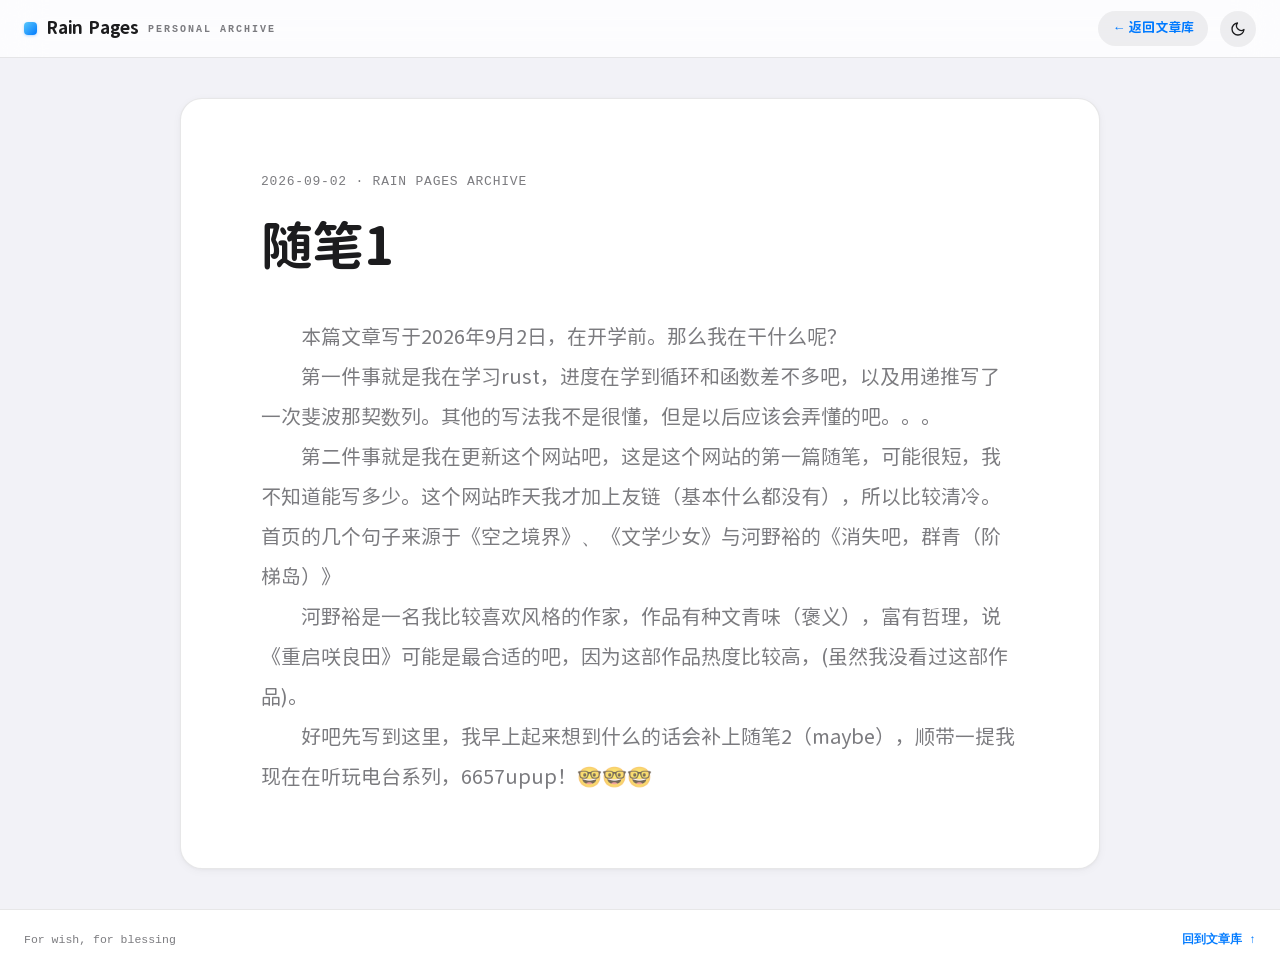
<file: 2026/随笔1/index.html>
<!doctype html>
<html lang="zh-CN">
<head>
  <meta charset="UTF-8" />
  <meta name="viewport" content="width=device-width, initial-scale=1.0" />
  <meta name="description" content="随笔1 · Rain Pages 个人文章" />
  <title>随笔1 · Rain Pages</title>
  <script>try { if (localStorage.getItem('rainpages.theme.v1') === 'dark') document.documentElement.classList.add('dark'); } catch (e) {}</script>

  <link rel="icon" href="data:image/svg+xml,%3Csvg xmlns='http://www.w3.org/2000/svg' viewBox='0 0 100 100'%3E%3Cdefs%3E%3ClinearGradient id='g' x1='0' y1='0' x2='0' y2='1'%3E%3Cstop offset='0' stop-color='%23bfdbfe'/%3E%3Cstop offset='1' stop-color='%233b82f6'/%3E%3C/linearGradient%3E%3C/defs%3E%3Cg fill='url(%23g)'%3E%3Cpath d='M50 4C34 24 18 42 18 62a32 32 0 0 0 64 0C82 42 66 24 50 4z' transform='translate(7 13) scale(.62)'/%3E%3Cpath d='M50 4C34 24 18 42 18 62a32 32 0 0 0 64 0C82 42 66 24 50 4z' transform='translate(56 55) scale(.42)'/%3E%3Cpath d='M50 4C34 24 18 42 18 62a32 32 0 0 0 64 0C82 42 66 24 50 4z' transform='translate(68 18) scale(.26)'/%3E%3C/g%3E%3Cellipse cx='30' cy='46' rx='4.5' ry='7' fill='%23ffffff' opacity='0.35'/%3E%3C/svg%3E" />
  <style>
    :root {
      color-scheme: light;
      --bg: #f2f2f7;
      --panel: #ffffff;
      --panel-glass: rgba(255, 255, 255, 0.78);
      --ink: #1c1c1e;
      --muted: rgba(60, 60, 67, 0.68);
      --faint: rgba(60, 60, 67, 0.38);
      --line: rgba(60, 60, 67, 0.12);
      --fill: rgba(120, 120, 128, 0.12);
      --fill-hover: rgba(120, 120, 128, 0.18);
      --accent: #007aff;
      --sans: "Chill Round Gothic", -apple-system, BlinkMacSystemFont, "SF Pro Text", "SF Pro Rounded", "PingFang SC", "Hiragino Sans GB", "Microsoft YaHei", "Noto Sans SC", "Apple Color Emoji", "Segoe UI Emoji", sans-serif;
      --serif: Georgia, "Chill Round Gothic", "Noto Serif SC", "Songti SC", "STSong", SimSun, serif;
      --mono: ui-monospace, "SF Mono", "Cascadia Code", Consolas, monospace;
      --shadow: 0 2px 10px rgba(0, 0, 0, .04), 0 1px 3px rgba(0, 0, 0, .03);
    }
    /* 夜间模式（与主页一致：iOS Dark Mode） */
    html.dark {
      color-scheme: dark;
      --bg: #000000;
      --panel: #1c1c1e;
      --panel-glass: rgba(28, 28, 30, 0.78);
      --ink: #ffffff;
      --muted: rgba(235, 235, 245, 0.68);
      --faint: rgba(235, 235, 245, 0.38);
      --line: rgba(84, 84, 88, 0.48);
      --fill: rgba(120, 120, 128, 0.24);
      --fill-hover: rgba(120, 120, 128, 0.34);
      --accent: #0a84ff;
      --shadow: 0 2px 12px rgba(0, 0, 0, .35), 0 1px 3px rgba(0, 0, 0, .25);
    }
    * { box-sizing: border-box; }
    html { height: 100%; }
    body {
      margin: 0;
      min-height: 100%;
      display: flex;
      flex-direction: column;
      background: var(--bg);
      color: var(--ink);
      font-family: var(--sans);
      font-size: 15px;
      line-height: 1.7;
      -webkit-font-smoothing: antialiased;
      -moz-osx-font-smoothing: grayscale;
    }
    a { color: inherit; }

    .topbar {
      position: sticky;
      top: 0;
      z-index: 20;
      flex: none;
      height: 58px;
      display: flex;
      align-items: center;
      justify-content: space-between;
      padding: 0 24px;
      background: var(--panel-glass);
      backdrop-filter: saturate(180%) blur(20px);
      -webkit-backdrop-filter: saturate(180%) blur(20px);
      border-bottom: 1px solid var(--line);
    }
    .brand {
      display: flex;
      align-items: center;
      gap: 9px;
      text-decoration: none;
      font-weight: 700;
      font-size: 17px;
      letter-spacing: -.01em;
    }
    .brand-dot {
      width: 13px;
      height: 13px;
      border-radius: 4px;
      background: linear-gradient(135deg, #5ac8fa, var(--accent));
      box-shadow: 0 1px 3px rgba(0, 122, 255, .28);
    }
    .brand-sub {
      font-family: var(--mono);
      font-size: 10px;
      letter-spacing: .2em;
      color: var(--muted);
      margin-top: 2px;
    }
    .topbar-right { display: flex; align-items: center; gap: 12px; }
    .theme-btn {
      display: inline-flex;
      align-items: center;
      justify-content: center;
      width: 36px;
      height: 36px;
      padding: 0;
      border: 1px solid transparent;
      border-radius: 999px;
      background: var(--fill);
      color: var(--ink);
      cursor: pointer;
      transition: background .15s, color .15s, transform .18s cubic-bezier(0.25, 1, 0.5, 1);
    }
    .theme-btn:hover { background: var(--fill-hover); color: var(--accent); }
    .theme-btn:active { transform: scale(0.92); }
    .theme-icon { width: 16px; height: 16px; }
    .theme-btn .theme-icon-sun { display: none; }
    html.dark .theme-btn .theme-icon-sun { display: block; }
    html.dark .theme-btn .theme-icon-moon { display: none; }
    .back-link {
      font-family: var(--sans);
      font-size: 13px;
      font-weight: 600;
      color: var(--accent);
      padding: 6px 14px;
      border-radius: 999px;
      background: var(--fill);
      text-decoration: none;
      transition: background .15s, transform .18s cubic-bezier(0.25, 1, 0.5, 1);
    }
    .back-link:hover { background: var(--fill-hover); }
    .back-link:active { transform: scale(0.95); }

    /* 内容区占满剩余可视高度，卡片垂直居中 */
    main {
      flex: 1;
      display: flex;
      align-items: center;
      justify-content: center;
      padding: 40px 20px;
    }
    article {
      width: 100%;
      max-width: 920px;
      padding: 72px 80px;
      background: var(--panel);
      border: 1px solid var(--line);
      border-radius: 22px;
      box-shadow: var(--shadow);
    }
    .meta {
      font-family: var(--mono);
      font-size: 13px;
      color: var(--muted);
      letter-spacing: .06em;
    }
    h1 {
      margin: 20px 0 38px;
      font-family: var(--serif);
      font-size: 52px;
      line-height: 1.25;
      letter-spacing: -.01em;
    }
    .body {
      font-family: var(--serif);
      font-size: 20px;
      line-height: 2;
      color: var(--muted);
    }
    .body p { margin: 0; text-indent: 2em; }   /* 自然段首行缩进两字符 */

    /* 页脚固定在可视区域底部 */
    footer {
      flex: none;
      width: 100%;
      padding: 20px 24px;
      background: var(--panel);
      border-top: 1px solid var(--line);
      display: flex;
      justify-content: space-between;
      gap: 16px;
      font-family: var(--mono);
      font-size: 11.5px;
      color: var(--muted);
    }
    footer a { color: var(--accent); text-decoration: none; font-weight: 600; }
    footer a:hover { text-decoration: underline; }

    @media (max-width: 640px) {
      .topbar { padding: 0 14px; }
      .brand-sub { display: none; }
      article { padding: 32px 22px; border-radius: 18px; }
      h1 { font-size: 34px; }
      .body { font-size: 17px; }
      footer { flex-direction: column; gap: 8px; }
    }
  </style>
  <!-- 圆润字体（Chill 圆体，本地自托管） -->
  <link rel="stylesheet" href="../../src/fonts.css?v=1.3.0" />
</head>
<body>
  <header class="topbar">
    <a class="brand" href="../../index.html">
      <span class="brand-dot"></span>
      <span>Rain Pages</span>
      <span class="brand-sub">PERSONAL ARCHIVE</span>
    </a>
    <div class="topbar-right">
      <a class="back-link" href="../../index.html">← 返回文章库</a>
      <button class="theme-btn" id="themeBtn" type="button" title="切换夜间模式" aria-label="切换夜间模式">
        <svg class="theme-icon theme-icon-moon" viewBox="0 0 24 24" aria-hidden="true" fill="none" stroke="currentColor" stroke-width="2" stroke-linecap="round" stroke-linejoin="round"><path d="M21 12.79A9 9 0 1 1 11.21 3 7 7 0 0 0 21 12.79z"/></svg>
        <svg class="theme-icon theme-icon-sun" viewBox="0 0 24 24" aria-hidden="true" fill="none" stroke="currentColor" stroke-width="2" stroke-linecap="round" stroke-linejoin="round"><circle cx="12" cy="12" r="4"/><path d="M12 2v2M12 20v2M4.93 4.93l1.41 1.41M17.66 17.66l1.41 1.41M2 12h2M20 12h2M4.93 19.07l1.41-1.41M17.66 6.34l1.41-1.41"/></svg>
      </button>
    </div>
  </header>

  <main>
    <article>
      <div class="meta">2026-09-02 · RAIN PAGES ARCHIVE</div>
      <h1>随笔1</h1>
      <div class="body">
        <p>本篇文章写于2026年9月2日，在开学前。那么我在干什么呢？</p>
        <p>第一件事就是我在学习rust，进度在学到循环和函数差不多吧，以及用递推写了一次斐波那契数列。其他的写法我不是很懂，但是以后应该会弄懂的吧。。。</p>
        <p>第二件事就是我在更新这个网站吧，这是这个网站的第一篇随笔，可能很短，我不知道能写多少。这个网站昨天我才加上友链（基本什么都没有），所以比较清冷。首页的几个句子来源于《空之境界》、《文学少女》与河野裕的《消失吧，群青（阶梯岛）》</p>
        <p>河野裕是一名我比较喜欢风格的作家，作品有种文青味（褒义），富有哲理，说《重启咲良田》可能是最合适的吧，因为这部作品热度比较高，(虽然我没看过这部作品)。</p>
        <p>好吧先写到这里，我早上起来想到什么的话会补上随笔2（maybe），顺带一提我现在在听玩电台系列，6657upup！🤓🤓🤓</p>
      </div>
    </article>
  </main>

  <footer>
    <span>For wish, for blessing</span>
    <a href="../../index.html">回到文章库 ↑</a>
  </footer>
  <script>
    (function () {
      var btn = document.getElementById('themeBtn');
      if (!btn) return;
      function sync() {
        var dark = document.documentElement.classList.contains('dark');
        var tip = dark ? '切换白天模式' : '切换夜间模式';
        btn.title = tip;
        btn.setAttribute('aria-label', tip);
      }
      sync();
      btn.addEventListener('click', function () {
        var dark = !document.documentElement.classList.contains('dark');
        document.documentElement.classList.toggle('dark', dark);
        try { localStorage.setItem('rainpages.theme.v1', dark ? 'dark' : 'light'); } catch (e) {}
        sync();
      });
    })();
  </script>
</body>
</html>
</file>
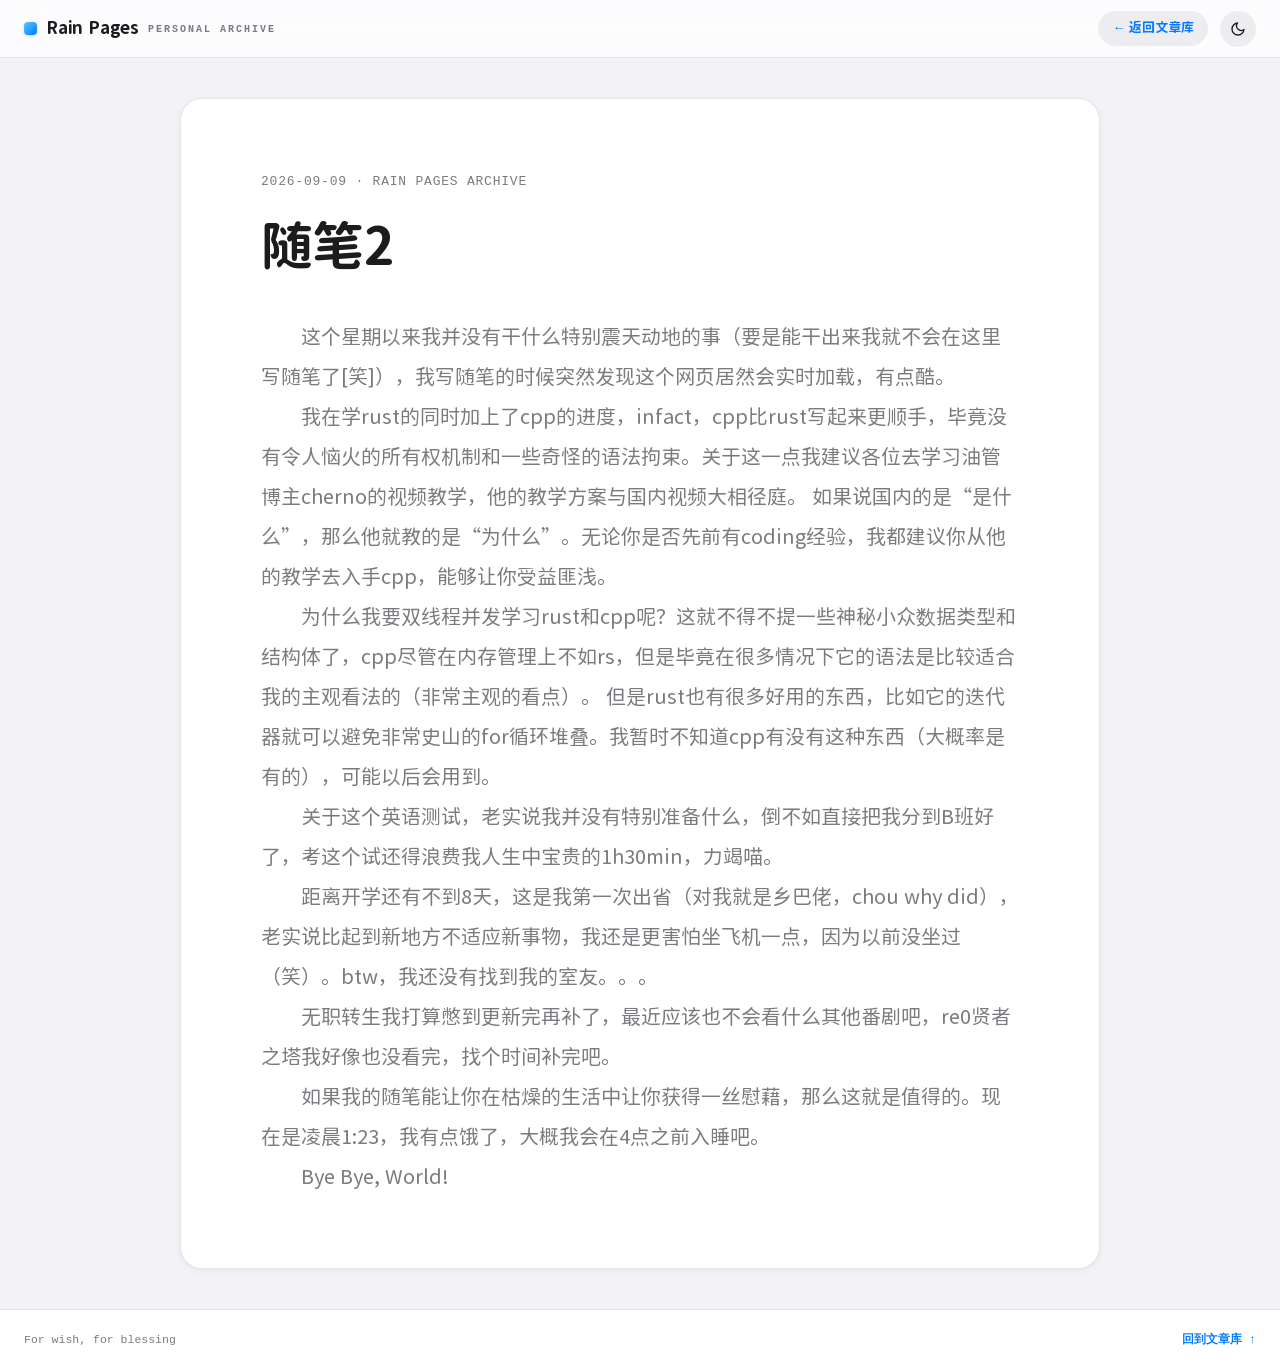
<file: 2026/随笔2/index.html>
<!doctype html>
<html lang="zh-CN">
<head>
  <meta charset="UTF-8" />
  <meta name="viewport" content="width=device-width, initial-scale=1.0" />
  <meta name="description" content="随笔2 · Rain Pages 个人文章" />
  <title>随笔2 · Rain Pages</title>
  <script>try { if (localStorage.getItem('rainpages.theme.v1') === 'dark') document.documentElement.classList.add('dark'); } catch (e) {}</script>

  <link rel="icon" href="data:image/svg+xml,%3Csvg xmlns='http://www.w3.org/2000/svg' viewBox='0 0 100 100'%3E%3Cdefs%3E%3ClinearGradient id='g' x1='0' y1='0' x2='0' y2='1'%3E%3Cstop offset='0' stop-color='%23bfdbfe'/%3E%3Cstop offset='1' stop-color='%233b82f6'/%3E%3C/linearGradient%3E%3C/defs%3E%3Cg fill='url(%23g)'%3E%3Cpath d='M50 4C34 24 18 42 18 62a32 32 0 0 0 64 0C82 42 66 24 50 4z' transform='translate(7 13) scale(.62)'/%3E%3Cpath d='M50 4C34 24 18 42 18 62a32 32 0 0 0 64 0C82 42 66 24 50 4z' transform='translate(56 55) scale(.42)'/%3E%3Cpath d='M50 4C34 24 18 42 18 62a32 32 0 0 0 64 0C82 42 66 24 50 4z' transform='translate(68 18) scale(.26)'/%3E%3C/g%3E%3Cellipse cx='30' cy='46' rx='4.5' ry='7' fill='%23ffffff' opacity='0.35'/%3E%3C/svg%3E" />
  <style>
    :root {
      color-scheme: light;
      --bg: #f2f2f7;
      --panel: #ffffff;
      --panel-glass: rgba(255, 255, 255, 0.78);
      --ink: #1c1c1e;
      --muted: rgba(60, 60, 67, 0.68);
      --faint: rgba(60, 60, 67, 0.38);
      --line: rgba(60, 60, 67, 0.12);
      --fill: rgba(120, 120, 128, 0.12);
      --fill-hover: rgba(120, 120, 128, 0.18);
      --accent: #007aff;
      --sans: "Chill Round Gothic", -apple-system, BlinkMacSystemFont, "SF Pro Text", "SF Pro Rounded", "PingFang SC", "Hiragino Sans GB", "Microsoft YaHei", "Noto Sans SC", "Apple Color Emoji", "Segoe UI Emoji", sans-serif;
      --serif: Georgia, "Chill Round Gothic", "Noto Serif SC", "Songti SC", "STSong", SimSun, serif;
      --mono: ui-monospace, "SF Mono", "Cascadia Code", Consolas, monospace;
      --shadow: 0 2px 10px rgba(0, 0, 0, .04), 0 1px 3px rgba(0, 0, 0, .03);
    }
    /* 夜间模式（与主页一致：iOS Dark Mode） */
    html.dark {
      color-scheme: dark;
      --bg: #000000;
      --panel: #1c1c1e;
      --panel-glass: rgba(28, 28, 30, 0.78);
      --ink: #ffffff;
      --muted: rgba(235, 235, 245, 0.68);
      --faint: rgba(235, 235, 245, 0.38);
      --line: rgba(84, 84, 88, 0.48);
      --fill: rgba(120, 120, 128, 0.24);
      --fill-hover: rgba(120, 120, 128, 0.34);
      --accent: #0a84ff;
      --shadow: 0 2px 12px rgba(0, 0, 0, .35), 0 1px 3px rgba(0, 0, 0, .25);
    }
    * { box-sizing: border-box; }
    html { height: 100%; }
    body {
      margin: 0;
      min-height: 100%;
      display: flex;
      flex-direction: column;
      background: var(--bg);
      color: var(--ink);
      font-family: var(--sans);
      font-size: 15px;
      line-height: 1.7;
      -webkit-font-smoothing: antialiased;
      -moz-osx-font-smoothing: grayscale;
    }
    a { color: inherit; }

    .topbar {
      position: sticky;
      top: 0;
      z-index: 20;
      flex: none;
      height: 58px;
      display: flex;
      align-items: center;
      justify-content: space-between;
      padding: 0 24px;
      background: var(--panel-glass);
      backdrop-filter: saturate(180%) blur(20px);
      -webkit-backdrop-filter: saturate(180%) blur(20px);
      border-bottom: 1px solid var(--line);
    }
    .brand {
      display: flex;
      align-items: center;
      gap: 9px;
      text-decoration: none;
      font-weight: 700;
      font-size: 17px;
      letter-spacing: -.01em;
    }
    .brand-dot {
      width: 13px;
      height: 13px;
      border-radius: 4px;
      background: linear-gradient(135deg, #5ac8fa, var(--accent));
      box-shadow: 0 1px 3px rgba(0, 122, 255, .28);
    }
    .brand-sub {
      font-family: var(--mono);
      font-size: 10px;
      letter-spacing: .2em;
      color: var(--muted);
      margin-top: 2px;
    }
    .topbar-right { display: flex; align-items: center; gap: 12px; }
    .theme-btn {
      display: inline-flex;
      align-items: center;
      justify-content: center;
      width: 36px;
      height: 36px;
      padding: 0;
      border: 1px solid transparent;
      border-radius: 999px;
      background: var(--fill);
      color: var(--ink);
      cursor: pointer;
      transition: background .15s, color .15s, transform .18s cubic-bezier(0.25, 1, 0.5, 1);
    }
    .theme-btn:hover { background: var(--fill-hover); color: var(--accent); }
    .theme-btn:active { transform: scale(0.92); }
    .theme-icon { width: 16px; height: 16px; }
    .theme-btn .theme-icon-sun { display: none; }
    html.dark .theme-btn .theme-icon-sun { display: block; }
    html.dark .theme-btn .theme-icon-moon { display: none; }
    .back-link {
      font-family: var(--sans);
      font-size: 13px;
      font-weight: 600;
      color: var(--accent);
      padding: 6px 14px;
      border-radius: 999px;
      background: var(--fill);
      text-decoration: none;
      transition: background .15s, transform .18s cubic-bezier(0.25, 1, 0.5, 1);
    }
    .back-link:hover { background: var(--fill-hover); }
    .back-link:active { transform: scale(0.95); }

    /* 内容区占满剩余可视高度，卡片垂直居中 */
    main {
      flex: 1;
      display: flex;
      align-items: center;
      justify-content: center;
      padding: 40px 20px;
    }
    article {
      width: 100%;
      max-width: 920px;
      padding: 72px 80px;
      background: var(--panel);
      border: 1px solid var(--line);
      border-radius: 22px;
      box-shadow: var(--shadow);
    }
    .meta {
      font-family: var(--mono);
      font-size: 13px;
      color: var(--muted);
      letter-spacing: .06em;
    }
    h1 {
      margin: 20px 0 38px;
      font-family: var(--serif);
      font-size: 52px;
      line-height: 1.25;
      letter-spacing: -.01em;
    }
    .body {
      font-family: var(--serif);
      font-size: 20px;
      line-height: 2;
      color: var(--muted);
    }
    .body p { margin: 0; text-indent: 2em; }   /* 自然段首行缩进两字符 */

    /* 页脚固定在可视区域底部 */
    footer {
      flex: none;
      width: 100%;
      padding: 20px 24px;
      background: var(--panel);
      border-top: 1px solid var(--line);
      display: flex;
      justify-content: space-between;
      gap: 16px;
      font-family: var(--mono);
      font-size: 11.5px;
      color: var(--muted);
    }
    footer a { color: var(--accent); text-decoration: none; font-weight: 600; }
    footer a:hover { text-decoration: underline; }

    @media (max-width: 640px) {
      .topbar { padding: 0 14px; }
      .brand-sub { display: none; }
      article { padding: 32px 22px; border-radius: 18px; }
      h1 { font-size: 34px; }
      .body { font-size: 17px; }
      footer { flex-direction: column; gap: 8px; }
    }
  </style>
  <!-- 圆润字体（Chill 圆体，本地自托管） -->
  <link rel="stylesheet" href="../../src/fonts.css?v=1.3.0" />
</head>
<body>
  <header class="topbar">
    <a class="brand" href="../../index.html">
      <span class="brand-dot"></span>
      <span>Rain Pages</span>
      <span class="brand-sub">PERSONAL ARCHIVE</span>
    </a>
    <div class="topbar-right">
      <a class="back-link" href="../../index.html">← 返回文章库</a>
      <button class="theme-btn" id="themeBtn" type="button" title="切换夜间模式" aria-label="切换夜间模式">
        <svg class="theme-icon theme-icon-moon" viewBox="0 0 24 24" aria-hidden="true" fill="none" stroke="currentColor" stroke-width="2" stroke-linecap="round" stroke-linejoin="round"><path d="M21 12.79A9 9 0 1 1 11.21 3 7 7 0 0 0 21 12.79z"/></svg>
        <svg class="theme-icon theme-icon-sun" viewBox="0 0 24 24" aria-hidden="true" fill="none" stroke="currentColor" stroke-width="2" stroke-linecap="round" stroke-linejoin="round"><circle cx="12" cy="12" r="4"/><path d="M12 2v2M12 20v2M4.93 4.93l1.41 1.41M17.66 17.66l1.41 1.41M2 12h2M20 12h2M4.93 19.07l1.41-1.41M17.66 6.34l1.41-1.41"/></svg>
      </button>
    </div>
  </header>

  <main>
    <article>
      <div class="meta">2026-09-09 · RAIN PAGES ARCHIVE</div>
      <h1>随笔2</h1>
      <div class="body">
        <p>这个星期以来我并没有干什么特别震天动地的事（要是能干出来我就不会在这里写随笔了[笑]），我写随笔的时候突然发现这个网页居然会实时加载，有点酷。</p>
        <p>我在学rust的同时加上了cpp的进度，infact，cpp比rust写起来更顺手，毕竟没有令人恼火的所有权机制和一些奇怪的语法拘束。关于这一点我建议各位去学习油管博主cherno的视频教学，他的教学方案与国内视频大相径庭。
        如果说国内的是“是什么”，那么他就教的是“为什么”。无论你是否先前有coding经验，我都建议你从他的教学去入手cpp，能够让你受益匪浅。</p>
        <p>为什么我要双线程并发学习rust和cpp呢？这就不得不提一些神秘小众数据类型和结构体了，cpp尽管在内存管理上不如rs，但是毕竟在很多情况下它的语法是比较适合我的主观看法的（非常主观的看点）。
        但是rust也有很多好用的东西，比如它的迭代器就可以避免非常史山的for循环堆叠。我暂时不知道cpp有没有这种东西（大概率是有的），可能以后会用到。</p>
        <p>关于这个英语测试，老实说我并没有特别准备什么，倒不如直接把我分到B班好了，考这个试还得浪费我人生中宝贵的1h30min，力竭喵。</p>
        <p>距离开学还有不到8天，这是我第一次出省（对我就是乡巴佬，chou why did），老实说比起到新地方不适应新事物，我还是更害怕坐飞机一点，因为以前没坐过（笑）。btw，我还没有找到我的室友。。。</p>
        <p>无职转生我打算憋到更新完再补了，最近应该也不会看什么其他番剧吧，re0贤者之塔我好像也没看完，找个时间补完吧。</p>
        <p>如果我的随笔能让你在枯燥的生活中让你获得一丝慰藉，那么这就是值得的。现在是凌晨1:23，我有点饿了，大概我会在4点之前入睡吧。</p>
        <p>Bye Bye, World!</p>
      </div>
    </article>
  </main>

  <footer>
    <span>For wish, for blessing</span>
    <a href="../../index.html">回到文章库 ↑</a>
  </footer>
  <script>
    (function () {
      var btn = document.getElementById('themeBtn');
      if (!btn) return;
      function sync() {
        var dark = document.documentElement.classList.contains('dark');
        var tip = dark ? '切换白天模式' : '切换夜间模式';
        btn.title = tip;
        btn.setAttribute('aria-label', tip);
      }
      sync();
      btn.addEventListener('click', function () {
        var dark = !document.documentElement.classList.contains('dark');
        document.documentElement.classList.toggle('dark', dark);
        try { localStorage.setItem('rainpages.theme.v1', dark ? 'dark' : 'light'); } catch (e) {}
        sync();
      });
    })();
  </script>
</body>
</html>
</file>
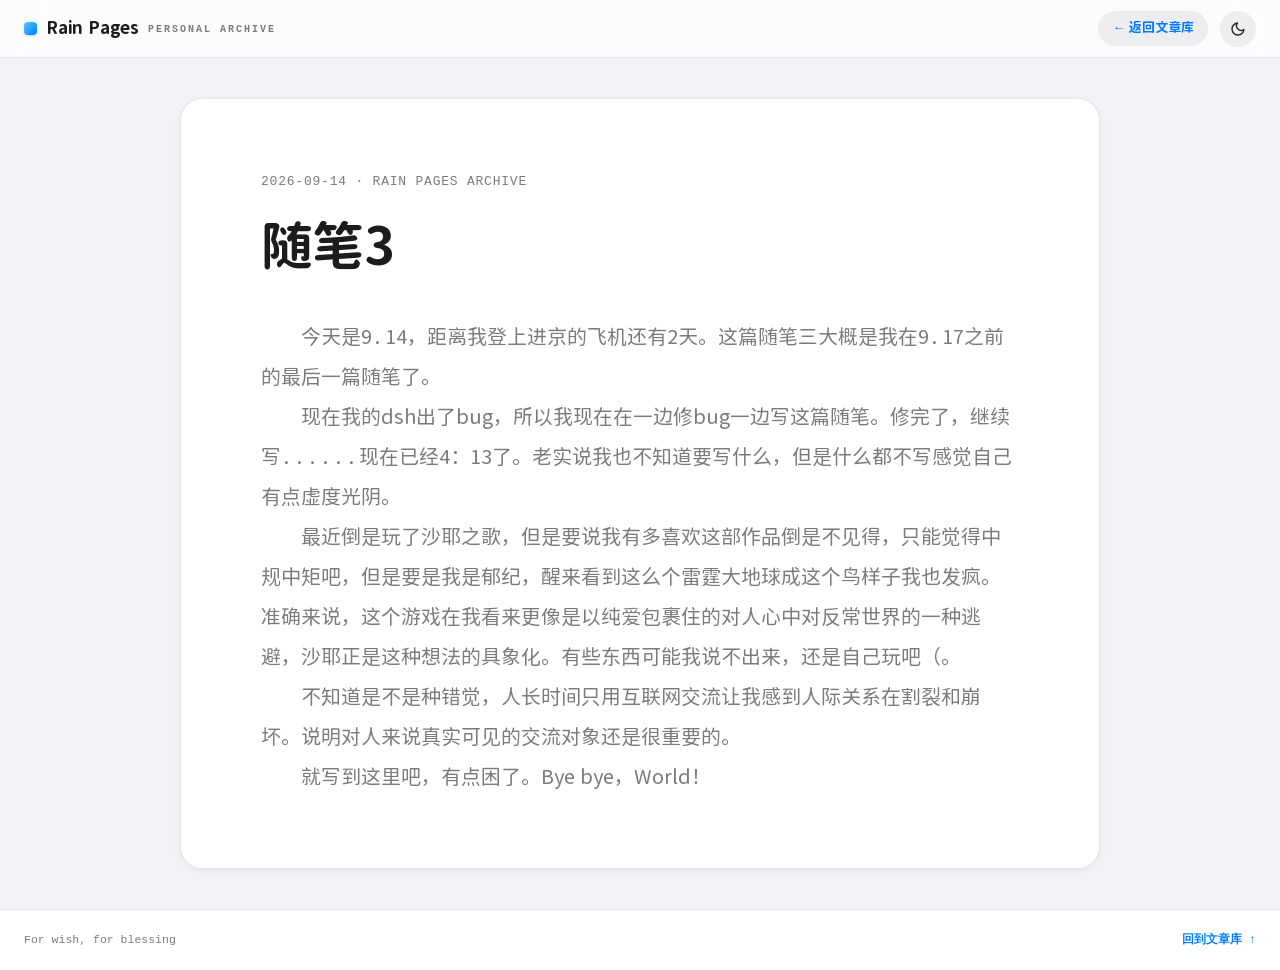
<file: 2026/随笔3/index.html>
<!doctype html>
<html lang="zh-CN">
<head>
  <meta charset="UTF-8" />
  <meta name="viewport" content="width=device-width, initial-scale=1.0" />
  <meta name="description" content="随笔3 · Rain Pages 个人文章" />
  <title>随笔3 · Rain Pages</title>
  <script>try { if (localStorage.getItem('rainpages.theme.v1') === 'dark') document.documentElement.classList.add('dark'); } catch (e) {}</script>

  <link rel="icon" href="data:image/svg+xml,%3Csvg xmlns='http://www.w3.org/2000/svg' viewBox='0 0 100 100'%3E%3Cdefs%3E%3ClinearGradient id='g' x1='0' y1='0' x2='0' y2='1'%3E%3Cstop offset='0' stop-color='%23bfdbfe'/%3E%3Cstop offset='1' stop-color='%233b82f6'/%3E%3C/linearGradient%3E%3C/defs%3E%3Cg fill='url(%23g)'%3E%3Cpath d='M50 4C34 24 18 42 18 62a32 32 0 0 0 64 0C82 42 66 24 50 4z' transform='translate(7 13) scale(.62)'/%3E%3Cpath d='M50 4C34 24 18 42 18 62a32 32 0 0 0 64 0C82 42 66 24 50 4z' transform='translate(56 55) scale(.42)'/%3E%3Cpath d='M50 4C34 24 18 42 18 62a32 32 0 0 0 64 0C82 42 66 24 50 4z' transform='translate(68 18) scale(.26)'/%3E%3C/g%3E%3Cellipse cx='30' cy='46' rx='4.5' ry='7' fill='%23ffffff' opacity='0.35'/%3E%3C/svg%3E" />
  <style>
    :root {
      color-scheme: light;
      --bg: #f2f2f7;
      --panel: #ffffff;
      --panel-glass: rgba(255, 255, 255, 0.78);
      --ink: #1c1c1e;
      --muted: rgba(60, 60, 67, 0.68);
      --faint: rgba(60, 60, 67, 0.38);
      --line: rgba(60, 60, 67, 0.12);
      --fill: rgba(120, 120, 128, 0.12);
      --fill-hover: rgba(120, 120, 128, 0.18);
      --accent: #007aff;
      --sans: "Chill Round Gothic", -apple-system, BlinkMacSystemFont, "SF Pro Text", "SF Pro Rounded", "PingFang SC", "Hiragino Sans GB", "Microsoft YaHei", "Noto Sans SC", "Apple Color Emoji", "Segoe UI Emoji", sans-serif;
      --serif: Georgia, "Chill Round Gothic", "Noto Serif SC", "Songti SC", "STSong", SimSun, serif;
      --mono: ui-monospace, "SF Mono", "Cascadia Code", Consolas, monospace;
      --shadow: 0 2px 10px rgba(0, 0, 0, .04), 0 1px 3px rgba(0, 0, 0, .03);
    }
    /* 夜间模式（与主页一致：iOS Dark Mode） */
    html.dark {
      color-scheme: dark;
      --bg: #000000;
      --panel: #1c1c1e;
      --panel-glass: rgba(28, 28, 30, 0.78);
      --ink: #ffffff;
      --muted: rgba(235, 235, 245, 0.68);
      --faint: rgba(235, 235, 245, 0.38);
      --line: rgba(84, 84, 88, 0.48);
      --fill: rgba(120, 120, 128, 0.24);
      --fill-hover: rgba(120, 120, 128, 0.34);
      --accent: #0a84ff;
      --shadow: 0 2px 12px rgba(0, 0, 0, .35), 0 1px 3px rgba(0, 0, 0, .25);
    }
    * { box-sizing: border-box; }
    html { height: 100%; }
    body {
      margin: 0;
      min-height: 100%;
      display: flex;
      flex-direction: column;
      background: var(--bg);
      color: var(--ink);
      font-family: var(--sans);
      font-size: 15px;
      line-height: 1.7;
      -webkit-font-smoothing: antialiased;
      -moz-osx-font-smoothing: grayscale;
    }
    a { color: inherit; }

    .topbar {
      position: sticky;
      top: 0;
      z-index: 20;
      flex: none;
      height: 58px;
      display: flex;
      align-items: center;
      justify-content: space-between;
      padding: 0 24px;
      background: var(--panel-glass);
      backdrop-filter: saturate(180%) blur(20px);
      -webkit-backdrop-filter: saturate(180%) blur(20px);
      border-bottom: 1px solid var(--line);
    }
    .brand {
      display: flex;
      align-items: center;
      gap: 9px;
      text-decoration: none;
      font-weight: 700;
      font-size: 17px;
      letter-spacing: -.01em;
    }
    .brand-dot {
      width: 13px;
      height: 13px;
      border-radius: 4px;
      background: linear-gradient(135deg, #5ac8fa, var(--accent));
      box-shadow: 0 1px 3px rgba(0, 122, 255, .28);
    }
    .brand-sub {
      font-family: var(--mono);
      font-size: 10px;
      letter-spacing: .2em;
      color: var(--muted);
      margin-top: 2px;
    }
    .topbar-right { display: flex; align-items: center; gap: 12px; }
    .theme-btn {
      display: inline-flex;
      align-items: center;
      justify-content: center;
      width: 36px;
      height: 36px;
      padding: 0;
      border: 1px solid transparent;
      border-radius: 999px;
      background: var(--fill);
      color: var(--ink);
      cursor: pointer;
      transition: background .15s, color .15s, transform .18s cubic-bezier(0.25, 1, 0.5, 1);
    }
    .theme-btn:hover { background: var(--fill-hover); color: var(--accent); }
    .theme-btn:active { transform: scale(0.92); }
    .theme-icon { width: 16px; height: 16px; }
    .theme-btn .theme-icon-sun { display: none; }
    html.dark .theme-btn .theme-icon-sun { display: block; }
    html.dark .theme-btn .theme-icon-moon { display: none; }
    .back-link {
      font-family: var(--sans);
      font-size: 13px;
      font-weight: 600;
      color: var(--accent);
      padding: 6px 14px;
      border-radius: 999px;
      background: var(--fill);
      text-decoration: none;
      transition: background .15s, transform .18s cubic-bezier(0.25, 1, 0.5, 1);
    }
    .back-link:hover { background: var(--fill-hover); }
    .back-link:active { transform: scale(0.95); }

    /* 内容区占满剩余可视高度，卡片垂直居中 */
    main {
      flex: 1;
      display: flex;
      align-items: center;
      justify-content: center;
      padding: 40px 20px;
    }
    article {
      width: 100%;
      max-width: 920px;
      padding: 72px 80px;
      background: var(--panel);
      border: 1px solid var(--line);
      border-radius: 22px;
      box-shadow: var(--shadow);
    }
    .meta {
      font-family: var(--mono);
      font-size: 13px;
      color: var(--muted);
      letter-spacing: .06em;
    }
    h1 {
      margin: 20px 0 38px;
      font-family: var(--serif);
      font-size: 52px;
      line-height: 1.25;
      letter-spacing: -.01em;
    }
    .body {
      font-family: var(--serif);
      font-size: 20px;
      line-height: 2;
      color: var(--muted);
    }
    .body p { margin: 0; text-indent: 2em; }   /* 自然段首行缩进两字符 */

    /* 页脚固定在可视区域底部 */
    footer {
      flex: none;
      width: 100%;
      padding: 20px 24px;
      background: var(--panel);
      border-top: 1px solid var(--line);
      display: flex;
      justify-content: space-between;
      gap: 16px;
      font-family: var(--mono);
      font-size: 11.5px;
      color: var(--muted);
    }
    footer a { color: var(--accent); text-decoration: none; font-weight: 600; }
    footer a:hover { text-decoration: underline; }

    @media (max-width: 640px) {
      .topbar { padding: 0 14px; }
      .brand-sub { display: none; }
      article { padding: 32px 22px; border-radius: 18px; }
      h1 { font-size: 34px; }
      .body { font-size: 17px; }
      footer { flex-direction: column; gap: 8px; }
    }
  </style>
  <!-- 圆润字体（Chill 圆体，本地自托管） -->
  <link rel="stylesheet" href="../../src/fonts.css?v=1.3.0" />
</head>
<body>
  <header class="topbar">
    <a class="brand" href="../../index.html">
      <span class="brand-dot"></span>
      <span>Rain Pages</span>
      <span class="brand-sub">PERSONAL ARCHIVE</span>
    </a>
    <div class="topbar-right">
      <a class="back-link" href="../../index.html">← 返回文章库</a>
      <button class="theme-btn" id="themeBtn" type="button" title="切换夜间模式" aria-label="切换夜间模式">
        <svg class="theme-icon theme-icon-moon" viewBox="0 0 24 24" aria-hidden="true" fill="none" stroke="currentColor" stroke-width="2" stroke-linecap="round" stroke-linejoin="round"><path d="M21 12.79A9 9 0 1 1 11.21 3 7 7 0 0 0 21 12.79z"/></svg>
        <svg class="theme-icon theme-icon-sun" viewBox="0 0 24 24" aria-hidden="true" fill="none" stroke="currentColor" stroke-width="2" stroke-linecap="round" stroke-linejoin="round"><circle cx="12" cy="12" r="4"/><path d="M12 2v2M12 20v2M4.93 4.93l1.41 1.41M17.66 17.66l1.41 1.41M2 12h2M20 12h2M4.93 19.07l1.41-1.41M17.66 6.34l1.41-1.41"/></svg>
      </button>
    </div>
  </header>

  <main>
    <article>
      <div class="meta">2026-09-14 · RAIN PAGES ARCHIVE</div>
      <h1>随笔3</h1>
      <div class="body">
        <p>今天是9.14，距离我登上进京的飞机还有2天。这篇随笔三大概是我在9.17之前的最后一篇随笔了。</p>
        <p>现在我的dsh出了bug，所以我现在在一边修bug一边写这篇随笔。修完了，继续写......现在已经4：13了。老实说我也不知道要写什么，但是什么都不写感觉自己有点虚度光阴。</p>
        <p>最近倒是玩了沙耶之歌，但是要说我有多喜欢这部作品倒是不见得，只能觉得中规中矩吧，但是要是我是郁纪，醒来看到这么个雷霆大地球成这个鸟样子我也发疯。准确来说，这个游戏在我看来更像是以纯爱包裹住的对人心中对反常世界的一种逃避，沙耶正是这种想法的具象化。有些东西可能我说不出来，还是自己玩吧（。</p>
        <p>不知道是不是种错觉，人长时间只用互联网交流让我感到人际关系在割裂和崩坏。说明对人来说真实可见的交流对象还是很重要的。</p>
        <p>就写到这里吧，有点困了。Bye bye，World！</p>
      </div>
    </article>
  </main>

  <footer>
    <span>For wish, for blessing</span>
    <a href="../../index.html">回到文章库 ↑</a>
  </footer>
  <script>
    (function () {
      var btn = document.getElementById('themeBtn');
      if (!btn) return;
      function sync() {
        var dark = document.documentElement.classList.contains('dark');
        var tip = dark ? '切换白天模式' : '切换夜间模式';
        btn.title = tip;
        btn.setAttribute('aria-label', tip);
      }
      sync();
      btn.addEventListener('click', function () {
        var dark = !document.documentElement.classList.contains('dark');
        document.documentElement.classList.toggle('dark', dark);
        try { localStorage.setItem('rainpages.theme.v1', dark ? 'dark' : 'light'); } catch (e) {}
        sync();
      });
    })();
  </script>
</body>
</html>
</file>
<file: src/fonts.css>
/* ============================================================
   Rain Pages · 圆润字体（Chill 圆体 / 寒蝉半圆体）

   字体作者：Warren2060，基于思源黑体圆角化改造，
   授权：SIL Open Font License 1.1（可自由使用、修改、随站点分发）。
   来源：https://github.com/Warren2060/ChillRoundGothic

   这里按 Unicode 区段切成多个 woff2 子集：浏览器只会下载
   当前页面真正用到的那几段（unicode-range 机制），
   因此整站字体约 9 MB，单个页面通常只下载 300–900 KB。

   新增文章若出现生僻字（CJK 扩展 B 区及以后），会回落到系统字体，
   属于预期行为。
============================================================ */

/* ---- 常规 font-weight: 400 · 40 段 · 4.42 MB ---- */
@font-face {
  font-family: 'Chill Round Gothic';
  font-style: normal;
  font-weight: 400;
  font-display: swap;
  src: url('fonts/chillround-gothic/chillround-regular-01.woff2?v=1.2.0') format('woff2');
  unicode-range: U+20-7E;
}
@font-face {
  font-family: 'Chill Round Gothic';
  font-style: normal;
  font-weight: 400;
  font-display: swap;
  src: url('fonts/chillround-gothic/chillround-regular-02.woff2?v=1.2.0') format('woff2');
  unicode-range: U+A0-103,U+110-113,U+11A-11B,U+128-12B,U+143-144,U+147-148,U+14C-14F,U+152-153,U+168-16D,U+192,U+1A0-1A1,U+1AF-1B0,U+1CD-1DC,U+1F8-1F9,U+251,U+261,U+2BB,U+2C7,U+2C9-2CB,U+2D9,U+2EA-2EB;
}
@font-face {
  font-family: 'Chill Round Gothic';
  font-style: normal;
  font-weight: 400;
  font-display: swap;
  src: url('fonts/chillround-gothic/chillround-regular-03.woff2?v=1.2.0') format('woff2');
  unicode-range: U+2002-2003,U+2010-2016,U+2018-201A,U+201C-201E,U+2020-2022,U+2025-2027,U+2030,U+2032-2033,U+2035,U+2039-203C,U+2042,U+2047-2049,U+2051,U+2E3A-2E3B;
}
@font-face {
  font-family: 'Chill Round Gothic';
  font-style: normal;
  font-weight: 400;
  font-display: swap;
  src: url('fonts/chillround-gothic/chillround-regular-04.woff2?v=1.2.0') format('woff2');
  unicode-range: U+3001-3030,U+3033-303F,U+3041-3096,U+3099-30FF,U+31C0-31E3,U+FF01-FF3F,U+FF41-FF5D,U+FF5F-FF9F,U+FFA1-FFBE,U+FFC2-FFC7,U+FFCA-FFCF,U+FFD2-FFD7,U+FFDA-FFDC,U+FFE0-FFE6,U+FFE8-FFEE;
}
@font-face {
  font-family: 'Chill Round Gothic';
  font-style: normal;
  font-weight: 400;
  font-display: swap;
  src: url('fonts/chillround-gothic/chillround-regular-05.woff2?v=1.2.0') format('woff2');
  unicode-range: U+4E00-5057;
}
@font-face {
  font-family: 'Chill Round Gothic';
  font-style: normal;
  font-weight: 400;
  font-display: swap;
  src: url('fonts/chillround-gothic/chillround-regular-06.woff2?v=1.2.0') format('woff2');
  unicode-range: U+5058-52AF;
}
@font-face {
  font-family: 'Chill Round Gothic';
  font-style: normal;
  font-weight: 400;
  font-display: swap;
  src: url('fonts/chillround-gothic/chillround-regular-07.woff2?v=1.2.0') format('woff2');
  unicode-range: U+52B0-5507;
}
@font-face {
  font-family: 'Chill Round Gothic';
  font-style: normal;
  font-weight: 400;
  font-display: swap;
  src: url('fonts/chillround-gothic/chillround-regular-08.woff2?v=1.2.0') format('woff2');
  unicode-range: U+5508-575F;
}
@font-face {
  font-family: 'Chill Round Gothic';
  font-style: normal;
  font-weight: 400;
  font-display: swap;
  src: url('fonts/chillround-gothic/chillround-regular-09.woff2?v=1.2.0') format('woff2');
  unicode-range: U+5760-59B7;
}
@font-face {
  font-family: 'Chill Round Gothic';
  font-style: normal;
  font-weight: 400;
  font-display: swap;
  src: url('fonts/chillround-gothic/chillround-regular-10.woff2?v=1.2.0') format('woff2');
  unicode-range: U+59B8-5C0F;
}
@font-face {
  font-family: 'Chill Round Gothic';
  font-style: normal;
  font-weight: 400;
  font-display: swap;
  src: url('fonts/chillround-gothic/chillround-regular-11.woff2?v=1.2.0') format('woff2');
  unicode-range: U+5C10-5E67;
}
@font-face {
  font-family: 'Chill Round Gothic';
  font-style: normal;
  font-weight: 400;
  font-display: swap;
  src: url('fonts/chillround-gothic/chillround-regular-12.woff2?v=1.2.0') format('woff2');
  unicode-range: U+5E68-60BF;
}
@font-face {
  font-family: 'Chill Round Gothic';
  font-style: normal;
  font-weight: 400;
  font-display: swap;
  src: url('fonts/chillround-gothic/chillround-regular-13.woff2?v=1.2.0') format('woff2');
  unicode-range: U+60C0-6317;
}
@font-face {
  font-family: 'Chill Round Gothic';
  font-style: normal;
  font-weight: 400;
  font-display: swap;
  src: url('fonts/chillround-gothic/chillround-regular-14.woff2?v=1.2.0') format('woff2');
  unicode-range: U+6318-656F;
}
@font-face {
  font-family: 'Chill Round Gothic';
  font-style: normal;
  font-weight: 400;
  font-display: swap;
  src: url('fonts/chillround-gothic/chillround-regular-15.woff2?v=1.2.0') format('woff2');
  unicode-range: U+6570-67C7;
}
@font-face {
  font-family: 'Chill Round Gothic';
  font-style: normal;
  font-weight: 400;
  font-display: swap;
  src: url('fonts/chillround-gothic/chillround-regular-16.woff2?v=1.2.0') format('woff2');
  unicode-range: U+67C8-6A1F;
}
@font-face {
  font-family: 'Chill Round Gothic';
  font-style: normal;
  font-weight: 400;
  font-display: swap;
  src: url('fonts/chillround-gothic/chillround-regular-17.woff2?v=1.2.0') format('woff2');
  unicode-range: U+6A20-6C77;
}
@font-face {
  font-family: 'Chill Round Gothic';
  font-style: normal;
  font-weight: 400;
  font-display: swap;
  src: url('fonts/chillround-gothic/chillround-regular-18.woff2?v=1.2.0') format('woff2');
  unicode-range: U+6C78-6ECF;
}
@font-face {
  font-family: 'Chill Round Gothic';
  font-style: normal;
  font-weight: 400;
  font-display: swap;
  src: url('fonts/chillround-gothic/chillround-regular-19.woff2?v=1.2.0') format('woff2');
  unicode-range: U+6ED0-7127;
}
@font-face {
  font-family: 'Chill Round Gothic';
  font-style: normal;
  font-weight: 400;
  font-display: swap;
  src: url('fonts/chillround-gothic/chillround-regular-20.woff2?v=1.2.0') format('woff2');
  unicode-range: U+7128-737F;
}
@font-face {
  font-family: 'Chill Round Gothic';
  font-style: normal;
  font-weight: 400;
  font-display: swap;
  src: url('fonts/chillround-gothic/chillround-regular-21.woff2?v=1.2.0') format('woff2');
  unicode-range: U+7380-75D7;
}
@font-face {
  font-family: 'Chill Round Gothic';
  font-style: normal;
  font-weight: 400;
  font-display: swap;
  src: url('fonts/chillround-gothic/chillround-regular-22.woff2?v=1.2.0') format('woff2');
  unicode-range: U+75D8-782F;
}
@font-face {
  font-family: 'Chill Round Gothic';
  font-style: normal;
  font-weight: 400;
  font-display: swap;
  src: url('fonts/chillround-gothic/chillround-regular-23.woff2?v=1.2.0') format('woff2');
  unicode-range: U+7830-7A87;
}
@font-face {
  font-family: 'Chill Round Gothic';
  font-style: normal;
  font-weight: 400;
  font-display: swap;
  src: url('fonts/chillround-gothic/chillround-regular-24.woff2?v=1.2.0') format('woff2');
  unicode-range: U+7A88-7CDF;
}
@font-face {
  font-family: 'Chill Round Gothic';
  font-style: normal;
  font-weight: 400;
  font-display: swap;
  src: url('fonts/chillround-gothic/chillround-regular-25.woff2?v=1.2.0') format('woff2');
  unicode-range: U+7CE0-7F37;
}
@font-face {
  font-family: 'Chill Round Gothic';
  font-style: normal;
  font-weight: 400;
  font-display: swap;
  src: url('fonts/chillround-gothic/chillround-regular-26.woff2?v=1.2.0') format('woff2');
  unicode-range: U+7F38-818F;
}
@font-face {
  font-family: 'Chill Round Gothic';
  font-style: normal;
  font-weight: 400;
  font-display: swap;
  src: url('fonts/chillround-gothic/chillround-regular-27.woff2?v=1.2.0') format('woff2');
  unicode-range: U+8190-83E7;
}
@font-face {
  font-family: 'Chill Round Gothic';
  font-style: normal;
  font-weight: 400;
  font-display: swap;
  src: url('fonts/chillround-gothic/chillround-regular-28.woff2?v=1.2.0') format('woff2');
  unicode-range: U+83E8-863F;
}
@font-face {
  font-family: 'Chill Round Gothic';
  font-style: normal;
  font-weight: 400;
  font-display: swap;
  src: url('fonts/chillround-gothic/chillround-regular-29.woff2?v=1.2.0') format('woff2');
  unicode-range: U+8640-8897;
}
@font-face {
  font-family: 'Chill Round Gothic';
  font-style: normal;
  font-weight: 400;
  font-display: swap;
  src: url('fonts/chillround-gothic/chillround-regular-30.woff2?v=1.2.0') format('woff2');
  unicode-range: U+8898-8AEF;
}
@font-face {
  font-family: 'Chill Round Gothic';
  font-style: normal;
  font-weight: 400;
  font-display: swap;
  src: url('fonts/chillround-gothic/chillround-regular-31.woff2?v=1.2.0') format('woff2');
  unicode-range: U+8AF0-8D47;
}
@font-face {
  font-family: 'Chill Round Gothic';
  font-style: normal;
  font-weight: 400;
  font-display: swap;
  src: url('fonts/chillround-gothic/chillround-regular-32.woff2?v=1.2.0') format('woff2');
  unicode-range: U+8D48-8F9F;
}
@font-face {
  font-family: 'Chill Round Gothic';
  font-style: normal;
  font-weight: 400;
  font-display: swap;
  src: url('fonts/chillround-gothic/chillround-regular-33.woff2?v=1.2.0') format('woff2');
  unicode-range: U+8FA0-91F7;
}
@font-face {
  font-family: 'Chill Round Gothic';
  font-style: normal;
  font-weight: 400;
  font-display: swap;
  src: url('fonts/chillround-gothic/chillround-regular-34.woff2?v=1.2.0') format('woff2');
  unicode-range: U+91F8-944F;
}
@font-face {
  font-family: 'Chill Round Gothic';
  font-style: normal;
  font-weight: 400;
  font-display: swap;
  src: url('fonts/chillround-gothic/chillround-regular-35.woff2?v=1.2.0') format('woff2');
  unicode-range: U+9450-96A7;
}
@font-face {
  font-family: 'Chill Round Gothic';
  font-style: normal;
  font-weight: 400;
  font-display: swap;
  src: url('fonts/chillround-gothic/chillround-regular-36.woff2?v=1.2.0') format('woff2');
  unicode-range: U+96A8-98FF;
}
@font-face {
  font-family: 'Chill Round Gothic';
  font-style: normal;
  font-weight: 400;
  font-display: swap;
  src: url('fonts/chillround-gothic/chillround-regular-37.woff2?v=1.2.0') format('woff2');
  unicode-range: U+9900-9B57;
}
@font-face {
  font-family: 'Chill Round Gothic';
  font-style: normal;
  font-weight: 400;
  font-display: swap;
  src: url('fonts/chillround-gothic/chillround-regular-38.woff2?v=1.2.0') format('woff2');
  unicode-range: U+9B58-9DAF;
}
@font-face {
  font-family: 'Chill Round Gothic';
  font-style: normal;
  font-weight: 400;
  font-display: swap;
  src: url('fonts/chillround-gothic/chillround-regular-39.woff2?v=1.2.0') format('woff2');
  unicode-range: U+9DB0-9FEF;
}
@font-face {
  font-family: 'Chill Round Gothic';
  font-style: normal;
  font-weight: 400;
  font-display: swap;
  src: url('fonts/chillround-gothic/chillround-regular-40.woff2?v=1.2.0') format('woff2');
  unicode-range: U+F900-F903,U+F905-F906,U+F90B-F90C,U+F915,U+F917-F91A,U+F921,U+F929,U+F92C-F92D,U+F92F,U+F931-F935,U+F937-F93A,U+F943,U+F947-F94A,U+F94E,U+F952-F953,U+F95E,U+F962-F967,U+F96E,U+F972,U+F974,U+F976,U+F979-F97B,U+F97E-F980,U+F984-F985,U+F98A-F98C,U+F98E,U+F993,U+F995,U+F998,U+F9A8,U+F9AE,U+F9B3,U+F9B7,U+F9BB,U+F9BD-F9BE,U+F9C0,U+F9C5-F9C6,U+F9D0,U+F9D8-F9D9,U+F9DC-F9E0,U+F9E2-F9E4,U+F9E7,U+F9E9,U+F9F1,U+F9F4-F9F5,U+F9FA,U+F9FD,U+F9FF,U+FA02,U+FA05-FA08,U+FA0A,U+FA0C-FA0D,U+FA0F,U+FA18-FA19,U+FA1B,U+FA1D,U+FA1F-FA21,U+FA23-FA27,U+FA2B,U+FA2D,U+FA2F,U+FA33-FA35,U+FA37-FA38,U+FA3A,U+FA47,U+FA49,U+FA4B-FA4C,U+FA5D-FA5E;
}

/* ---- 粗体 font-weight: 700 · 40 段 · 4.51 MB ---- */
@font-face {
  font-family: 'Chill Round Gothic';
  font-style: normal;
  font-weight: 700;
  font-display: swap;
  src: url('fonts/chillround-gothic/chillround-bold-01.woff2?v=1.2.0') format('woff2');
  unicode-range: U+20-7E;
}
@font-face {
  font-family: 'Chill Round Gothic';
  font-style: normal;
  font-weight: 700;
  font-display: swap;
  src: url('fonts/chillround-gothic/chillround-bold-02.woff2?v=1.2.0') format('woff2');
  unicode-range: U+A0-103,U+110-113,U+11A-11B,U+128-12B,U+143-144,U+147-148,U+14C-14F,U+152-153,U+168-16D,U+192,U+1A0-1A1,U+1AF-1B0,U+1CD-1DC,U+1F8-1F9,U+251,U+261,U+2BB,U+2C7,U+2C9-2CB,U+2D9,U+2EA-2EB;
}
@font-face {
  font-family: 'Chill Round Gothic';
  font-style: normal;
  font-weight: 700;
  font-display: swap;
  src: url('fonts/chillround-gothic/chillround-bold-03.woff2?v=1.2.0') format('woff2');
  unicode-range: U+2002-2003,U+2010-2016,U+2018-201A,U+201C-201E,U+2020-2022,U+2025-2027,U+2030,U+2032-2033,U+2035,U+2039-203C,U+2042,U+2047-2049,U+2051,U+2E3A-2E3B;
}
@font-face {
  font-family: 'Chill Round Gothic';
  font-style: normal;
  font-weight: 700;
  font-display: swap;
  src: url('fonts/chillround-gothic/chillround-bold-04.woff2?v=1.2.0') format('woff2');
  unicode-range: U+3001-3030,U+3033-303F,U+3041-3096,U+3099-30FF,U+31C0-31E3,U+FF01-FF3F,U+FF41-FF5D,U+FF5F-FF9F,U+FFA1-FFBE,U+FFC2-FFC7,U+FFCA-FFCF,U+FFD2-FFD7,U+FFDA-FFDC,U+FFE0-FFE6,U+FFE8-FFEE;
}
@font-face {
  font-family: 'Chill Round Gothic';
  font-style: normal;
  font-weight: 700;
  font-display: swap;
  src: url('fonts/chillround-gothic/chillround-bold-05.woff2?v=1.2.0') format('woff2');
  unicode-range: U+4E00-5057;
}
@font-face {
  font-family: 'Chill Round Gothic';
  font-style: normal;
  font-weight: 700;
  font-display: swap;
  src: url('fonts/chillround-gothic/chillround-bold-06.woff2?v=1.2.0') format('woff2');
  unicode-range: U+5058-52AF;
}
@font-face {
  font-family: 'Chill Round Gothic';
  font-style: normal;
  font-weight: 700;
  font-display: swap;
  src: url('fonts/chillround-gothic/chillround-bold-07.woff2?v=1.2.0') format('woff2');
  unicode-range: U+52B0-5507;
}
@font-face {
  font-family: 'Chill Round Gothic';
  font-style: normal;
  font-weight: 700;
  font-display: swap;
  src: url('fonts/chillround-gothic/chillround-bold-08.woff2?v=1.2.0') format('woff2');
  unicode-range: U+5508-575F;
}
@font-face {
  font-family: 'Chill Round Gothic';
  font-style: normal;
  font-weight: 700;
  font-display: swap;
  src: url('fonts/chillround-gothic/chillround-bold-09.woff2?v=1.2.0') format('woff2');
  unicode-range: U+5760-59B7;
}
@font-face {
  font-family: 'Chill Round Gothic';
  font-style: normal;
  font-weight: 700;
  font-display: swap;
  src: url('fonts/chillround-gothic/chillround-bold-10.woff2?v=1.2.0') format('woff2');
  unicode-range: U+59B8-5C0F;
}
@font-face {
  font-family: 'Chill Round Gothic';
  font-style: normal;
  font-weight: 700;
  font-display: swap;
  src: url('fonts/chillround-gothic/chillround-bold-11.woff2?v=1.2.0') format('woff2');
  unicode-range: U+5C10-5E67;
}
@font-face {
  font-family: 'Chill Round Gothic';
  font-style: normal;
  font-weight: 700;
  font-display: swap;
  src: url('fonts/chillround-gothic/chillround-bold-12.woff2?v=1.2.0') format('woff2');
  unicode-range: U+5E68-60BF;
}
@font-face {
  font-family: 'Chill Round Gothic';
  font-style: normal;
  font-weight: 700;
  font-display: swap;
  src: url('fonts/chillround-gothic/chillround-bold-13.woff2?v=1.2.0') format('woff2');
  unicode-range: U+60C0-6317;
}
@font-face {
  font-family: 'Chill Round Gothic';
  font-style: normal;
  font-weight: 700;
  font-display: swap;
  src: url('fonts/chillround-gothic/chillround-bold-14.woff2?v=1.2.0') format('woff2');
  unicode-range: U+6318-656F;
}
@font-face {
  font-family: 'Chill Round Gothic';
  font-style: normal;
  font-weight: 700;
  font-display: swap;
  src: url('fonts/chillround-gothic/chillround-bold-15.woff2?v=1.2.0') format('woff2');
  unicode-range: U+6570-67C7;
}
@font-face {
  font-family: 'Chill Round Gothic';
  font-style: normal;
  font-weight: 700;
  font-display: swap;
  src: url('fonts/chillround-gothic/chillround-bold-16.woff2?v=1.2.0') format('woff2');
  unicode-range: U+67C8-6A1F;
}
@font-face {
  font-family: 'Chill Round Gothic';
  font-style: normal;
  font-weight: 700;
  font-display: swap;
  src: url('fonts/chillround-gothic/chillround-bold-17.woff2?v=1.2.0') format('woff2');
  unicode-range: U+6A20-6C77;
}
@font-face {
  font-family: 'Chill Round Gothic';
  font-style: normal;
  font-weight: 700;
  font-display: swap;
  src: url('fonts/chillround-gothic/chillround-bold-18.woff2?v=1.2.0') format('woff2');
  unicode-range: U+6C78-6ECF;
}
@font-face {
  font-family: 'Chill Round Gothic';
  font-style: normal;
  font-weight: 700;
  font-display: swap;
  src: url('fonts/chillround-gothic/chillround-bold-19.woff2?v=1.2.0') format('woff2');
  unicode-range: U+6ED0-7127;
}
@font-face {
  font-family: 'Chill Round Gothic';
  font-style: normal;
  font-weight: 700;
  font-display: swap;
  src: url('fonts/chillround-gothic/chillround-bold-20.woff2?v=1.2.0') format('woff2');
  unicode-range: U+7128-737F;
}
@font-face {
  font-family: 'Chill Round Gothic';
  font-style: normal;
  font-weight: 700;
  font-display: swap;
  src: url('fonts/chillround-gothic/chillround-bold-21.woff2?v=1.2.0') format('woff2');
  unicode-range: U+7380-75D7;
}
@font-face {
  font-family: 'Chill Round Gothic';
  font-style: normal;
  font-weight: 700;
  font-display: swap;
  src: url('fonts/chillround-gothic/chillround-bold-22.woff2?v=1.2.0') format('woff2');
  unicode-range: U+75D8-782F;
}
@font-face {
  font-family: 'Chill Round Gothic';
  font-style: normal;
  font-weight: 700;
  font-display: swap;
  src: url('fonts/chillround-gothic/chillround-bold-23.woff2?v=1.2.0') format('woff2');
  unicode-range: U+7830-7A87;
}
@font-face {
  font-family: 'Chill Round Gothic';
  font-style: normal;
  font-weight: 700;
  font-display: swap;
  src: url('fonts/chillround-gothic/chillround-bold-24.woff2?v=1.2.0') format('woff2');
  unicode-range: U+7A88-7CDF;
}
@font-face {
  font-family: 'Chill Round Gothic';
  font-style: normal;
  font-weight: 700;
  font-display: swap;
  src: url('fonts/chillround-gothic/chillround-bold-25.woff2?v=1.2.0') format('woff2');
  unicode-range: U+7CE0-7F37;
}
@font-face {
  font-family: 'Chill Round Gothic';
  font-style: normal;
  font-weight: 700;
  font-display: swap;
  src: url('fonts/chillround-gothic/chillround-bold-26.woff2?v=1.2.0') format('woff2');
  unicode-range: U+7F38-818F;
}
@font-face {
  font-family: 'Chill Round Gothic';
  font-style: normal;
  font-weight: 700;
  font-display: swap;
  src: url('fonts/chillround-gothic/chillround-bold-27.woff2?v=1.2.0') format('woff2');
  unicode-range: U+8190-83E7;
}
@font-face {
  font-family: 'Chill Round Gothic';
  font-style: normal;
  font-weight: 700;
  font-display: swap;
  src: url('fonts/chillround-gothic/chillround-bold-28.woff2?v=1.2.0') format('woff2');
  unicode-range: U+83E8-863F;
}
@font-face {
  font-family: 'Chill Round Gothic';
  font-style: normal;
  font-weight: 700;
  font-display: swap;
  src: url('fonts/chillround-gothic/chillround-bold-29.woff2?v=1.2.0') format('woff2');
  unicode-range: U+8640-8897;
}
@font-face {
  font-family: 'Chill Round Gothic';
  font-style: normal;
  font-weight: 700;
  font-display: swap;
  src: url('fonts/chillround-gothic/chillround-bold-30.woff2?v=1.2.0') format('woff2');
  unicode-range: U+8898-8AEF;
}
@font-face {
  font-family: 'Chill Round Gothic';
  font-style: normal;
  font-weight: 700;
  font-display: swap;
  src: url('fonts/chillround-gothic/chillround-bold-31.woff2?v=1.2.0') format('woff2');
  unicode-range: U+8AF0-8D47;
}
@font-face {
  font-family: 'Chill Round Gothic';
  font-style: normal;
  font-weight: 700;
  font-display: swap;
  src: url('fonts/chillround-gothic/chillround-bold-32.woff2?v=1.2.0') format('woff2');
  unicode-range: U+8D48-8F9F;
}
@font-face {
  font-family: 'Chill Round Gothic';
  font-style: normal;
  font-weight: 700;
  font-display: swap;
  src: url('fonts/chillround-gothic/chillround-bold-33.woff2?v=1.2.0') format('woff2');
  unicode-range: U+8FA0-91F7;
}
@font-face {
  font-family: 'Chill Round Gothic';
  font-style: normal;
  font-weight: 700;
  font-display: swap;
  src: url('fonts/chillround-gothic/chillround-bold-34.woff2?v=1.2.0') format('woff2');
  unicode-range: U+91F8-944F;
}
@font-face {
  font-family: 'Chill Round Gothic';
  font-style: normal;
  font-weight: 700;
  font-display: swap;
  src: url('fonts/chillround-gothic/chillround-bold-35.woff2?v=1.2.0') format('woff2');
  unicode-range: U+9450-96A7;
}
@font-face {
  font-family: 'Chill Round Gothic';
  font-style: normal;
  font-weight: 700;
  font-display: swap;
  src: url('fonts/chillround-gothic/chillround-bold-36.woff2?v=1.2.0') format('woff2');
  unicode-range: U+96A8-98FF;
}
@font-face {
  font-family: 'Chill Round Gothic';
  font-style: normal;
  font-weight: 700;
  font-display: swap;
  src: url('fonts/chillround-gothic/chillround-bold-37.woff2?v=1.2.0') format('woff2');
  unicode-range: U+9900-9B57;
}
@font-face {
  font-family: 'Chill Round Gothic';
  font-style: normal;
  font-weight: 700;
  font-display: swap;
  src: url('fonts/chillround-gothic/chillround-bold-38.woff2?v=1.2.0') format('woff2');
  unicode-range: U+9B58-9DAF;
}
@font-face {
  font-family: 'Chill Round Gothic';
  font-style: normal;
  font-weight: 700;
  font-display: swap;
  src: url('fonts/chillround-gothic/chillround-bold-39.woff2?v=1.2.0') format('woff2');
  unicode-range: U+9DB0-9FEF;
}
@font-face {
  font-family: 'Chill Round Gothic';
  font-style: normal;
  font-weight: 700;
  font-display: swap;
  src: url('fonts/chillround-gothic/chillround-bold-40.woff2?v=1.2.0') format('woff2');
  unicode-range: U+F900-F903,U+F905-F906,U+F90B-F90C,U+F915,U+F917-F91A,U+F921,U+F929,U+F92C-F92D,U+F92F,U+F931-F935,U+F937-F93A,U+F943,U+F947-F94A,U+F94E,U+F952-F953,U+F95E,U+F962-F967,U+F96E,U+F972,U+F974,U+F976,U+F979-F97B,U+F97E-F980,U+F984-F985,U+F98A-F98C,U+F98E,U+F993,U+F995,U+F998,U+F9A8,U+F9AE,U+F9B3,U+F9B7,U+F9BB,U+F9BD-F9BE,U+F9C0,U+F9C5-F9C6,U+F9D0,U+F9D8-F9D9,U+F9DC-F9E0,U+F9E2-F9E4,U+F9E7,U+F9E9,U+F9F1,U+F9F4-F9F5,U+F9FA,U+F9FD,U+F9FF,U+FA02,U+FA05-FA08,U+FA0A,U+FA0C-FA0D,U+FA0F,U+FA18-FA19,U+FA1B,U+FA1D,U+FA1F-FA21,U+FA23-FA27,U+FA2B,U+FA2D,U+FA2F,U+FA33-FA35,U+FA37-FA38,U+FA3A,U+FA47,U+FA49,U+FA4B-FA4C,U+FA5D-FA5E;
}
</file>
